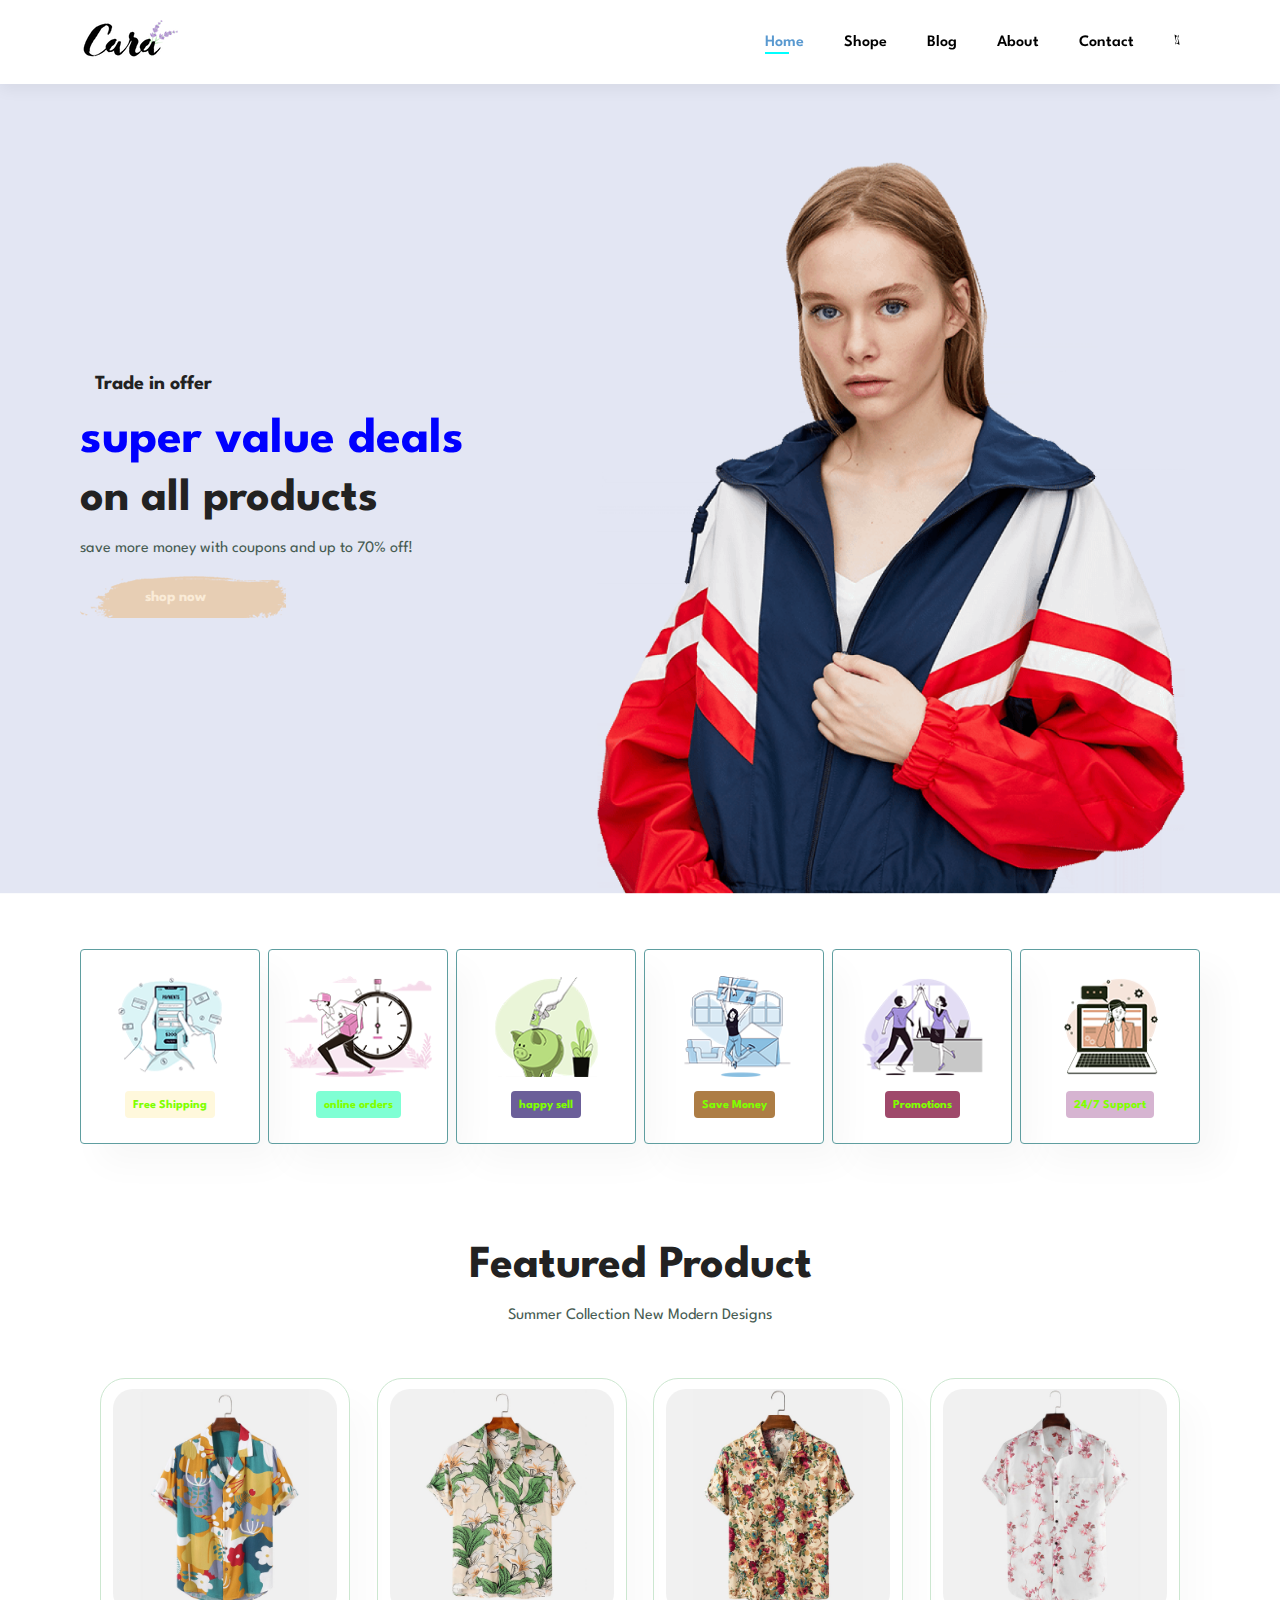
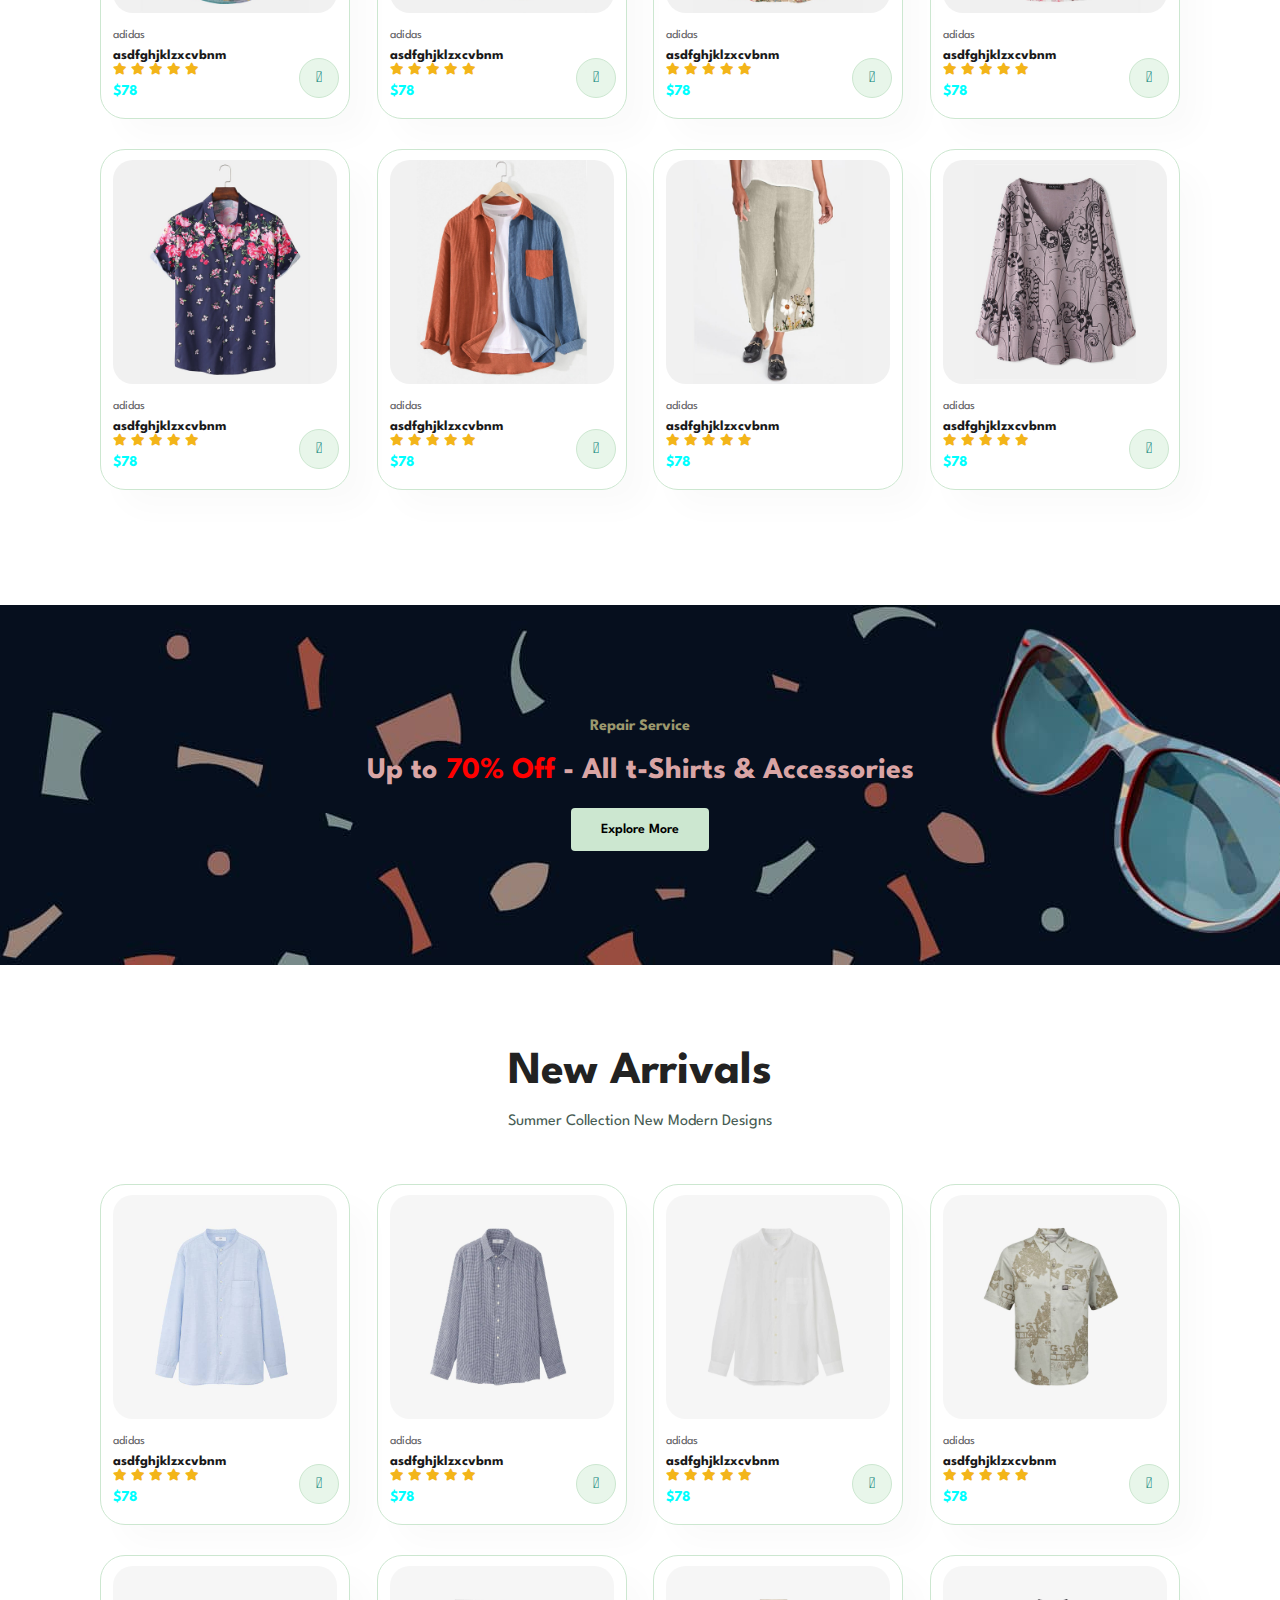
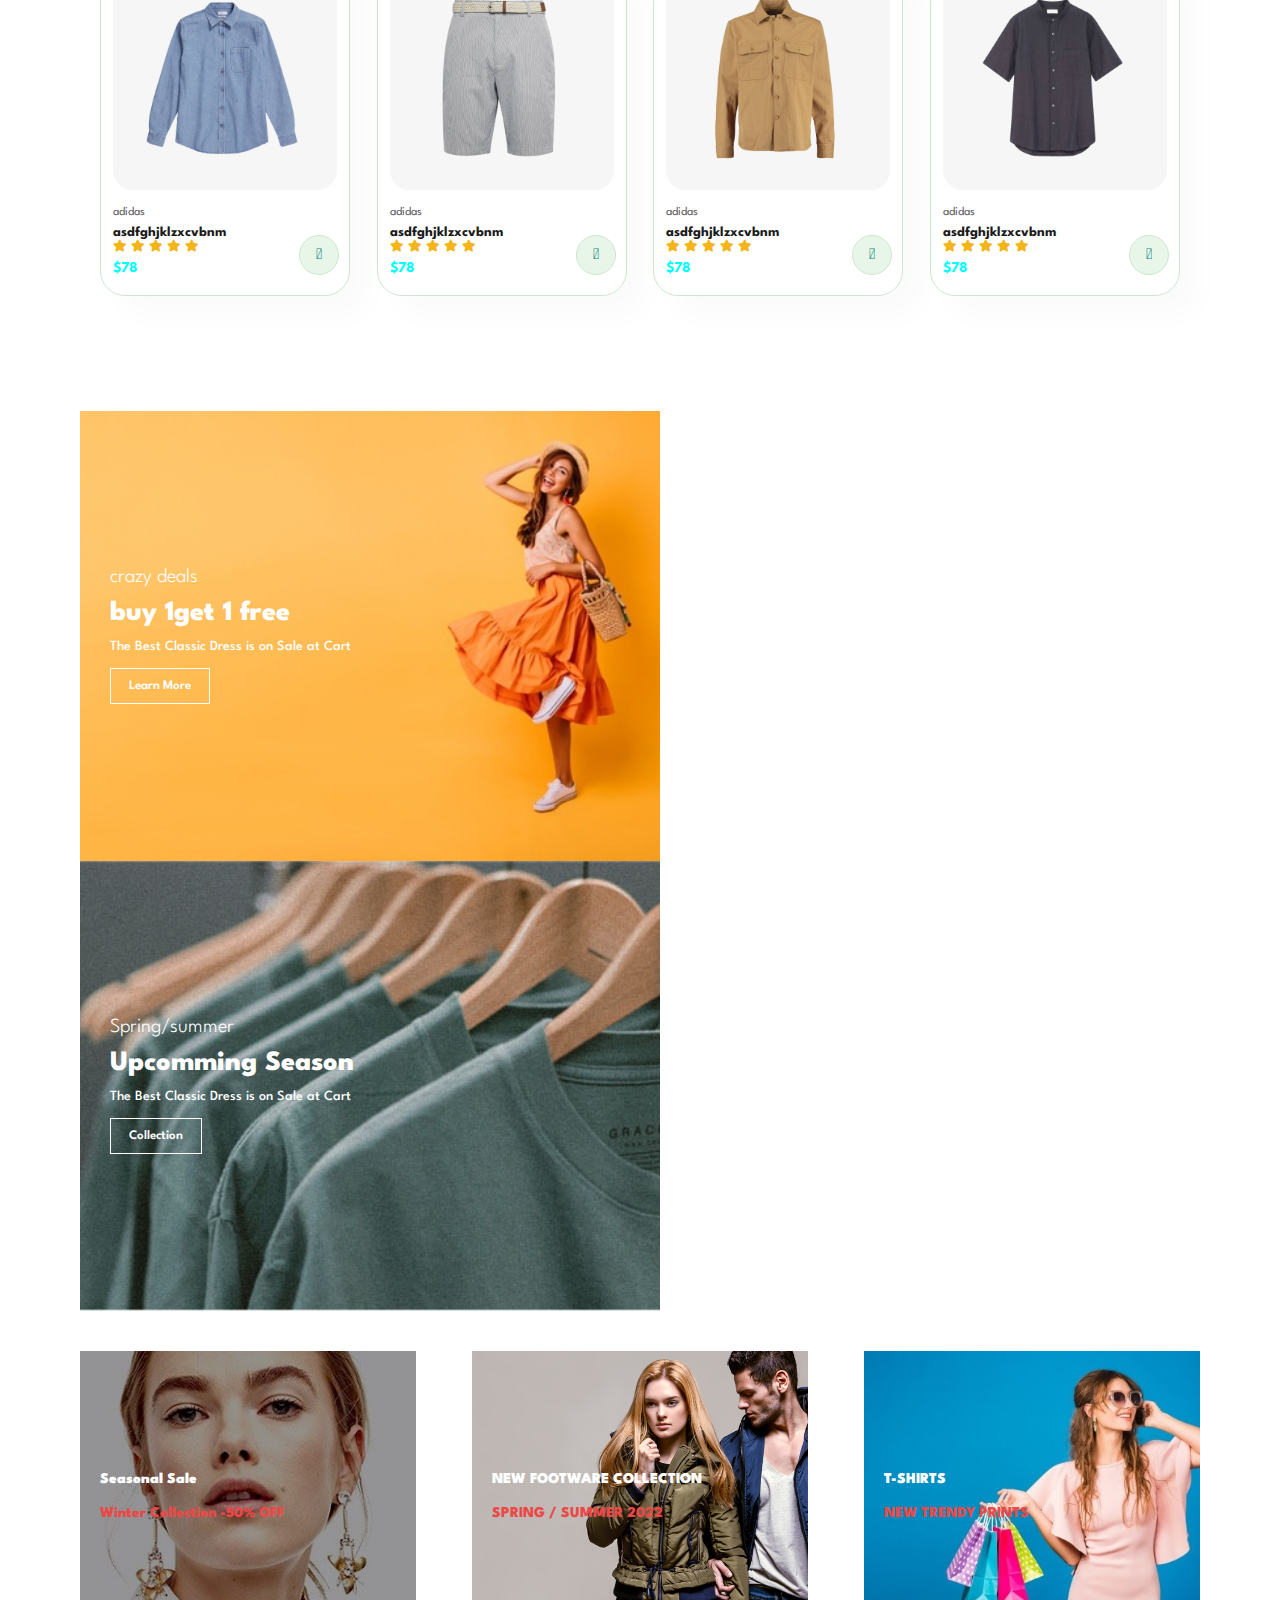
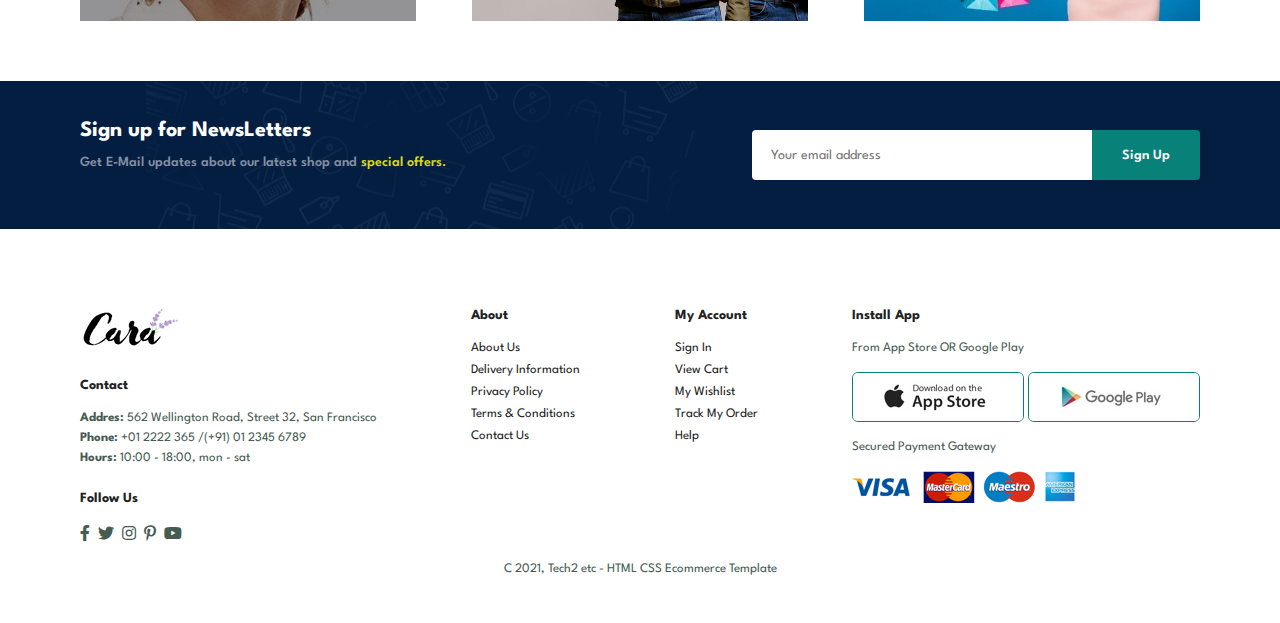
<file: index.html>
<!DOCTYPE html>
<html lang="en">
<head>
    <meta charset="UTF-8">
    <meta http-equiv="X-UA-Compatible" content="IE=edge">
    <meta name="viewport" content="width=device-width, initial-scale=1.0">
    <title>Website for shopping</title>
    <link rel="stylesheet" href="https://pro.fontawesome.com/releases/v5.10.0/css/all.css" />
    <link rel="stylesheet" href="style.css">
</head>
<body>
    <section id="header">
        <a href="#"><img src="img/logo.png" class="logo" alt=" "></a>
        <div>
            <ul id="navbar">
                <li><a class="active" href="index.html">Home</a></li>
                <li><a href="shop.html">Shope</a></li>
                <li><a href="blog.html">Blog</a></li>
                <li><a href="about.html">About</a></li>
                <li><a href="contact.html">Contact</a></li>
                <li id="lg-bag"><a href="cart.html"><i class="fal fa-shopping-cart"></i></a></li>
                <a href="#" id="close"><i class="far fa-times"></i></a>
            </ul>
        </div>
        <div id="mobile">
            <a href="cart.html"><i class="fal fa-shopping-cart"></i></a>
            <i id="bar" class="fas fa-outdent"></i>
        </div>
    </section>

    <section id="hero">
        <h4>Trade in offer</h4>
        <h1>super value deals</h1> 
        <h2>on all products</h2>
        <p>save more money with coupons and up to 70% off!</p>
        <button>shop now</button>
    </section>

    <section id="feature" class="section-p1">
        <div class="fe-box">
            <img src="img/features/f1.png" alt="">
            <h6>Free Shipping</h6>
        </div>
        <div class="fe-box">
            <img src="img/features/f2.png" alt="">
            <h6>online orders</h6>
        </div>
        <div class="fe-box">
            <img src="img/features/f3.png" alt="">
            <h6>happy sell</h6>
        </div>
        <div class="fe-box">
            <img src="img/features/f4.png" alt="">
            <h6>Save Money</h6>
        </div>
        <div class="fe-box">
            <img src="img/features/f5.png" alt="">
            <h6>Promotions</h6>
        </div>
        <div class="fe-box">
            <img src="img/features/f6.png" alt="">
            <h6>24/7 Support</h6>
        </div>
    </section>

    <section id="product1" class="section-p1">
        <h2>Featured Product</h2>
        <p> Summer Collection New Modern Designs</p>
        <div class="pro-container">
            <div class="pro">
                <img src="img/products/f1.jpg" alt="">
                <div class="des">
                    <span>adidas</span>
                    <h5>asdfghjklzxcvbnm</h5>
                    <div class="star">
                        <i class="fas fa-star"></i>
                        <i class="fas fa-star"></i>
                        <i class="fas fa-star"></i>
                        <i class="fas fa-star"></i>
                        <i class="fas fa-star"></i>
                    </div>
                    <h4>$78</h4>
                </div>
                <a href="#"><i class="fal fa-shopping-cart cart"></i></a>
            </div>
            <div class="pro">
                <img src="img/products/f2.jpg" alt="">
                <div class="des">
                    <span>adidas</span>
                    <h5>asdfghjklzxcvbnm</h5>
                    <div class="star">
                        <i class="fas fa-star"></i>
                        <i class="fas fa-star"></i>
                        <i class="fas fa-star"></i>
                        <i class="fas fa-star"></i>
                        <i class="fas fa-star"></i>
                    </div>
                    <h4>$78</h4>
                </div>
                <a href="#"><i class="fal fa-shopping-cart cart"></i></a>
            </div>
            <div class="pro">
                <img src="img/products/f3.jpg" alt="">
                <div class="des">
                    <span>adidas</span>
                    <h5>asdfghjklzxcvbnm</h5>
                    <div class="star">
                        <i class="fas fa-star"></i>
                        <i class="fas fa-star"></i>
                        <i class="fas fa-star"></i>
                        <i class="fas fa-star"></i>
                        <i class="fas fa-star"></i>
                    </div>
                    <h4>$78</h4>
                </div>
                <a href="#"><i class="fal fa-shopping-cart cart"></i></a>
            </div>
            <div class="pro">
                <img src="img/products/f4.jpg" alt="">
                <div class="des">
                    <span>adidas</span>
                    <h5>asdfghjklzxcvbnm</h5>
                    <div class="star">
                        <i class="fas fa-star"></i>
                        <i class="fas fa-star"></i>
                        <i class="fas fa-star"></i>
                        <i class="fas fa-star"></i>
                        <i class="fas fa-star"></i>
                    </div>
                    <h4>$78</h4>
                </div>
                <a href="#"><i class="fal fa-shopping-cart cart"></i></a>
            </div>
            <div class="pro">
                <img src="img/products/f5.jpg" alt="">
                <div class="des">
                    <span>adidas</span>
                    <h5>asdfghjklzxcvbnm</h5>
                    <div class="star">
                        <i class="fas fa-star"></i>
                        <i class="fas fa-star"></i>
                        <i class="fas fa-star"></i>
                        <i class="fas fa-star"></i>
                        <i class="fas fa-star"></i>
                    </div>
                    <h4>$78</h4>
                </div>
                <a href="#"><i class="fal fa-shopping-cart cart"></i></a>
            </div>
            <div class="pro">
                <img src="img/products/f6.jpg" alt="">
                <div class="des">
                    <span>adidas</span>
                    <h5>asdfghjklzxcvbnm</h5>
                    <div class="star">
                        <i class="fas fa-star"></i>
                        <i class="fas fa-star"></i>
                        <i class="fas fa-star"></i>
                        <i class="fas fa-star"></i>
                        <i class="fas fa-star"></i>
                    </div>
                    <h4>$78</h4>
                </div>
                <a href="#"><i class="fal fa-shopping-cart cart"></i></a>
            </div>
            <div class="pro">
                <img src="img/products/f7.jpg" alt="">
                <div class="des">
                    <span>adidas</span>
                    <h5>asdfghjklzxcvbnm</h5>
                    <div class="star">
                        <i class="fas fa-star"></i>
                        <i class="fas fa-star"></i>
                        <i class="fas fa-star"></i>
                        <i class="fas fa-star"></i>
                        <i class="fas fa-star"></i>
                    </div>
                    <h4>$78</h4>
                </div>
            </div>
            <div class="pro">
                    <img src="img/products/f8.jpg" alt="">
                    <div class="des">
                        <span>adidas</span>
                        <h5>asdfghjklzxcvbnm</h5>
                        <div class="star">
                            <i class="fas fa-star"></i>
                            <i class="fas fa-star"></i>
                            <i class="fas fa-star"></i>
                            <i class="fas fa-star"></i>
                            <i class="fas fa-star"></i>
                        </div>
                        <h4>$78</h4>
                    </div>
                <a href="#"><i class="fal fa-shopping-cart cart"></i></a>
            </div>
        </div>
    </section>

    <section id="banner" class="section-m1">
        <h4>Repair Service </h4>
        <h2>Up to <span>70% Off</span> - All t-Shirts & Accessories</h2>
        <button class="normal">Explore More</button>
    </section>

    <section id="product1" class="section-p1">
        <h2>New Arrivals</h2>
        <p> Summer Collection New Modern Designs</p>
        <div class="pro-container">
            <div class="pro">
                <img src="img/products/n1.jpg" alt="">
                <div class="des">
                    <span>adidas</span>
                    <h5>asdfghjklzxcvbnm</h5>
                <div class="star">
                    <i class="fas fa-star"></i>
                    <i class="fas fa-star"></i>
                    <i class="fas fa-star"></i>
                    <i class="fas fa-star"></i>
                    <i class="fas fa-star"></i>
                </div>
                <h4>$78</h4>
                </div>
                <a href="#"><i class="fal fa-shopping-cart cart"></i></a>
            </div>
                <div class="pro">
                    <img src="img/products/n2.jpg" alt="">
                    <div class="des">
                        <span>adidas</span>
                        <h5>asdfghjklzxcvbnm</h5>
                    <div class="star">
                        <i class="fas fa-star"></i>
                        <i class="fas fa-star"></i>
                        <i class="fas fa-star"></i>
                        <i class="fas fa-star"></i>
                        <i class="fas fa-star"></i>
                    </div>
                    <h4>$78</h4>
                    </div>
                    <a href="#"><i class="fal fa-shopping-cart cart"></i></a>
                </div>
                    <div class="pro">
                        <img src="img/products/n3.jpg" alt="">
                        <div class="des">
                            <span>adidas</span>
                            <h5>asdfghjklzxcvbnm</h5>
                        <div class="star">
                            <i class="fas fa-star"></i>
                            <i class="fas fa-star"></i>
                            <i class="fas fa-star"></i>
                            <i class="fas fa-star"></i>
                            <i class="fas fa-star"></i>
                        </div>
                        <h4>$78</h4>
                        </div>
                        <a href="#"><i class="fal fa-shopping-cart cart"></i></a>
                    </div>
                        <div class="pro">
                            <img src="img/products/n4.jpg" alt="">
                            <div class="des">
                                <span>adidas</span>
                                <h5>asdfghjklzxcvbnm</h5>
                            <div class="star">
                                <i class="fas fa-star"></i>
                                <i class="fas fa-star"></i>
                                <i class="fas fa-star"></i>
                                <i class="fas fa-star"></i>
                                <i class="fas fa-star"></i>
                            </div>
                            <h4>$78</h4>
                            </div>
                            <a href="#"><i class="fal fa-shopping-cart cart"></i></a>
                        </div>
                            <div class="pro">
                                <img src="img/products/n5.jpg" alt="">
                                <div class="des">
                                    <span>adidas</span>
                                    <h5>asdfghjklzxcvbnm</h5>
                                <div class="star">
                                    <i class="fas fa-star"></i>
                                    <i class="fas fa-star"></i>
                                    <i class="fas fa-star"></i>
                                    <i class="fas fa-star"></i>
                                    <i class="fas fa-star"></i>
                                </div>
                                <h4>$78</h4>
                                </div>
                                <a href="#"><i class="fal fa-shopping-cart cart"></i></a>
                            </div>
                                <div class="pro">
                                    <img src="img/products/n6.jpg" alt="">
                                    <div class="des">
                                        <span>adidas</span>
                                        <h5>asdfghjklzxcvbnm</h5>
                                    <div class="star">
                                        <i class="fas fa-star"></i>
                                        <i class="fas fa-star"></i>
                                        <i class="fas fa-star"></i>
                                        <i class="fas fa-star"></i>
                                        <i class="fas fa-star"></i>
                                    </div>
                                    <h4>$78</h4>
                                    </div>
                                    <a href="#"><i class="fal fa-shopping-cart cart"></i></a>
                                </div>
                                    <div class="pro">
                                        <img src="img/products/n7.jpg" alt="">
                                        <div class="des">
                                            <span>adidas</span>
                                            <h5>asdfghjklzxcvbnm</h5>
                                        <div class="star">
                                            <i class="fas fa-star"></i>
                                            <i class="fas fa-star"></i>
                                            <i class="fas fa-star"></i>
                                            <i class="fas fa-star"></i>
                                            <i class="fas fa-star"></i>
                                        </div>
                                        <h4>$78</h4>
                                        </div>
                                        <a href="#"><i class="fal fa-shopping-cart cart"></i></a>
                                    </div>
                                        <div class="pro">
                                            <img src="img\products\n8.jpg" alt="">
                                            <div class="des">
                                                <span>adidas</span>
                                                <h5>asdfghjklzxcvbnm</h5>
                                            <div class="star">
                                                <i class="fas fa-star"></i>
                                                <i class="fas fa-star"></i>
                                                <i class="fas fa-star"></i>
                                                <i class="fas fa-star"></i>
                                                <i class="fas fa-star"></i>
                                            </div>
                                            <h4>$78</h4>
                                            </div>
                                            <a href="#"><i class="fal fa-shopping-cart cart"></i></a>
                                        </div>
        </div>
    </section>

    <section id="sm-banner" class="section-p1">
        <div class="banner-box">
            <h4>crazy deals</h4>
            <h2>buy 1get 1 free</h2>
            <span>The Best Classic Dress is on Sale at Cart</span>
            <button class="white">Learn More</button>
        </div>
        <div class="banner-box banner-box2">
            <h4>Spring/summer</h4>
            <h2>Upcomming Season</h2>
            <span>The Best Classic Dress is on Sale at Cart</span>
            <button class="white">Collection</button>
        </div>

    </section>

    <section id="banner3">
        <div class="banner-box">
            <h2>Seasonal Sale</h2>
            <h3>Winter Collection -50% OFF</h3>
        </div>
        <div class="banner-box banner-box2">
            <h2>NEW FOOTWARE COLLECTION</h2>
            <h3>SPRING / SUMMER 2022</h3>
        </div>
        <div class="banner-box banner-box3">
            <h2>T-SHIRTS</h2>
            <h3>NEW TRENDY PRINTS</h3>
        </div>
    </section>

    <section id="newsletter" class="section-p1 section-m1">
        <div id="newstext">
            <h4>Sign up for NewsLetters</h4>
            <p>Get E-Mail updates about our latest shop and <span>special offers.</span></p>
        </div>
        <div class="form">
            <input type="text" placeholder="Your email address">
            <button class="normal">Sign Up</button>
        </div>
    </section>

    
    <footer class="section-p1">
        <div class="col">
            <img class="logo" src="img/logo.png" alt="">
            <h4>Contact</h4>
            <p><strong>Addres:</strong> 562 Wellington Road, Street 32, San Francisco</p>
            <p><strong>Phone:</strong> +01 2222 365 /(+91) 01 2345 6789</p>
            <p><strong>Hours:</strong> 10:00 - 18:00, mon - sat</p>

            <div class="follow">
                <h4>Follow Us</h4>
                <div class="icon">
                    <i class="fab fa-facebook-f"></i>
                    <i class="fab fa-twitter"></i>
                    <i class="fab fa-instagram"></i>
                    <i class="fab fa-pinterest-p"></i>
                    <i class="fab fa-youtube"></i>
                </div>
            </div>
        </div>

        <div class="col">
            <h4>About</h4>
            <a href="#">About Us</a>
            <a href="#">Delivery Information</a>
            <a href="#">Privacy Policy</a>
            <a href="#">Terms & Conditions</a>
            <a href="#">Contact Us</a>
        </div>

        <div class="col">
            <h4>My Account</h4>
            <a href="#">Sign In</a>
            <a href="#">View Cart</a>
            <a href="#">My Wishlist</a>
            <a href="#">Track My Order</a>
            <a href="#">Help</a>
        </div>

        <div class="col install">
            <h4>Install App</h4>
            <p>From App Store OR Google Play</p>
            <div class="row">
                <img src="img/pay/app.jpg" alt="">
                <img src="img/pay/play.jpg" alt="">
            </div>
            <p>Secured Payment Gateway</p>
            <img src="img/pay/pay.png" alt="">
        </div>

        <div class="copyright">
            <p>C 2021, Tech2 etc - HTML CSS Ecommerce Template</p>
        </div>
    </footer>

    <script src="script.js"></script>
</body>
</html>
</file>
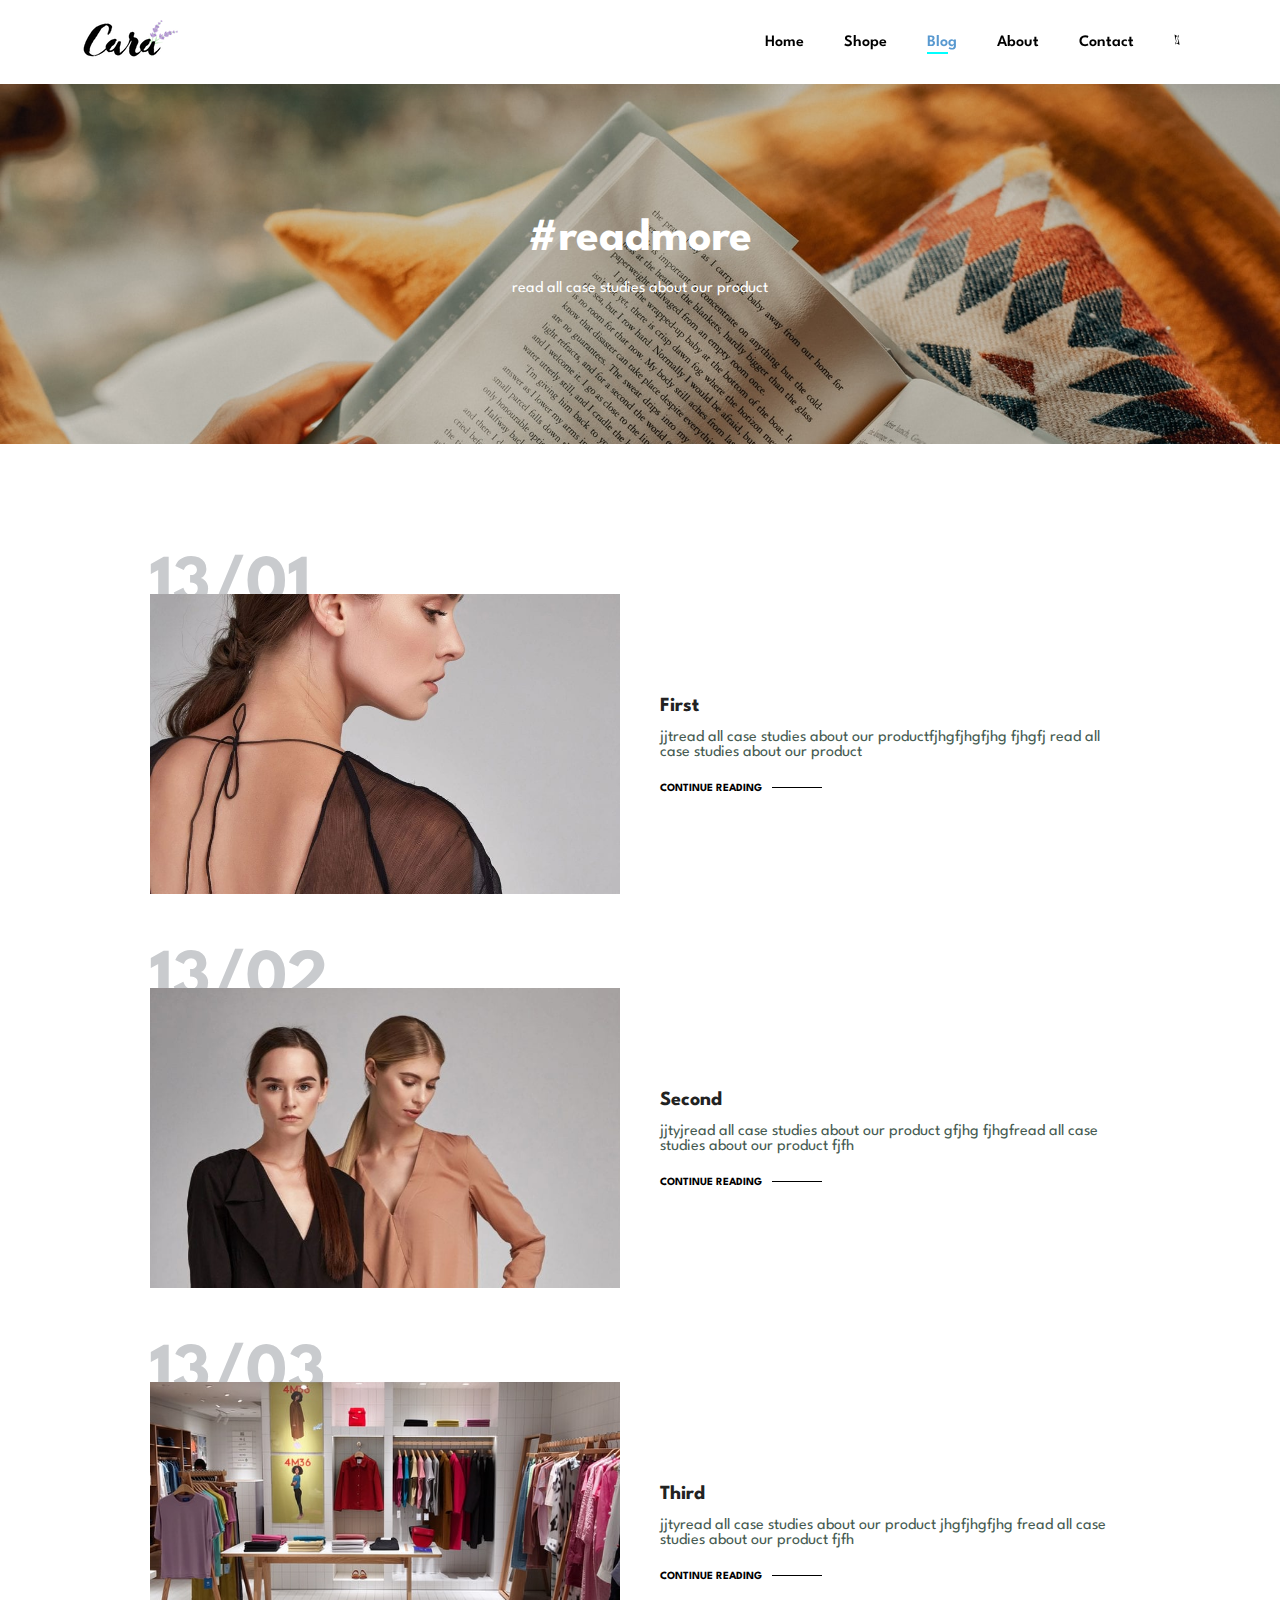
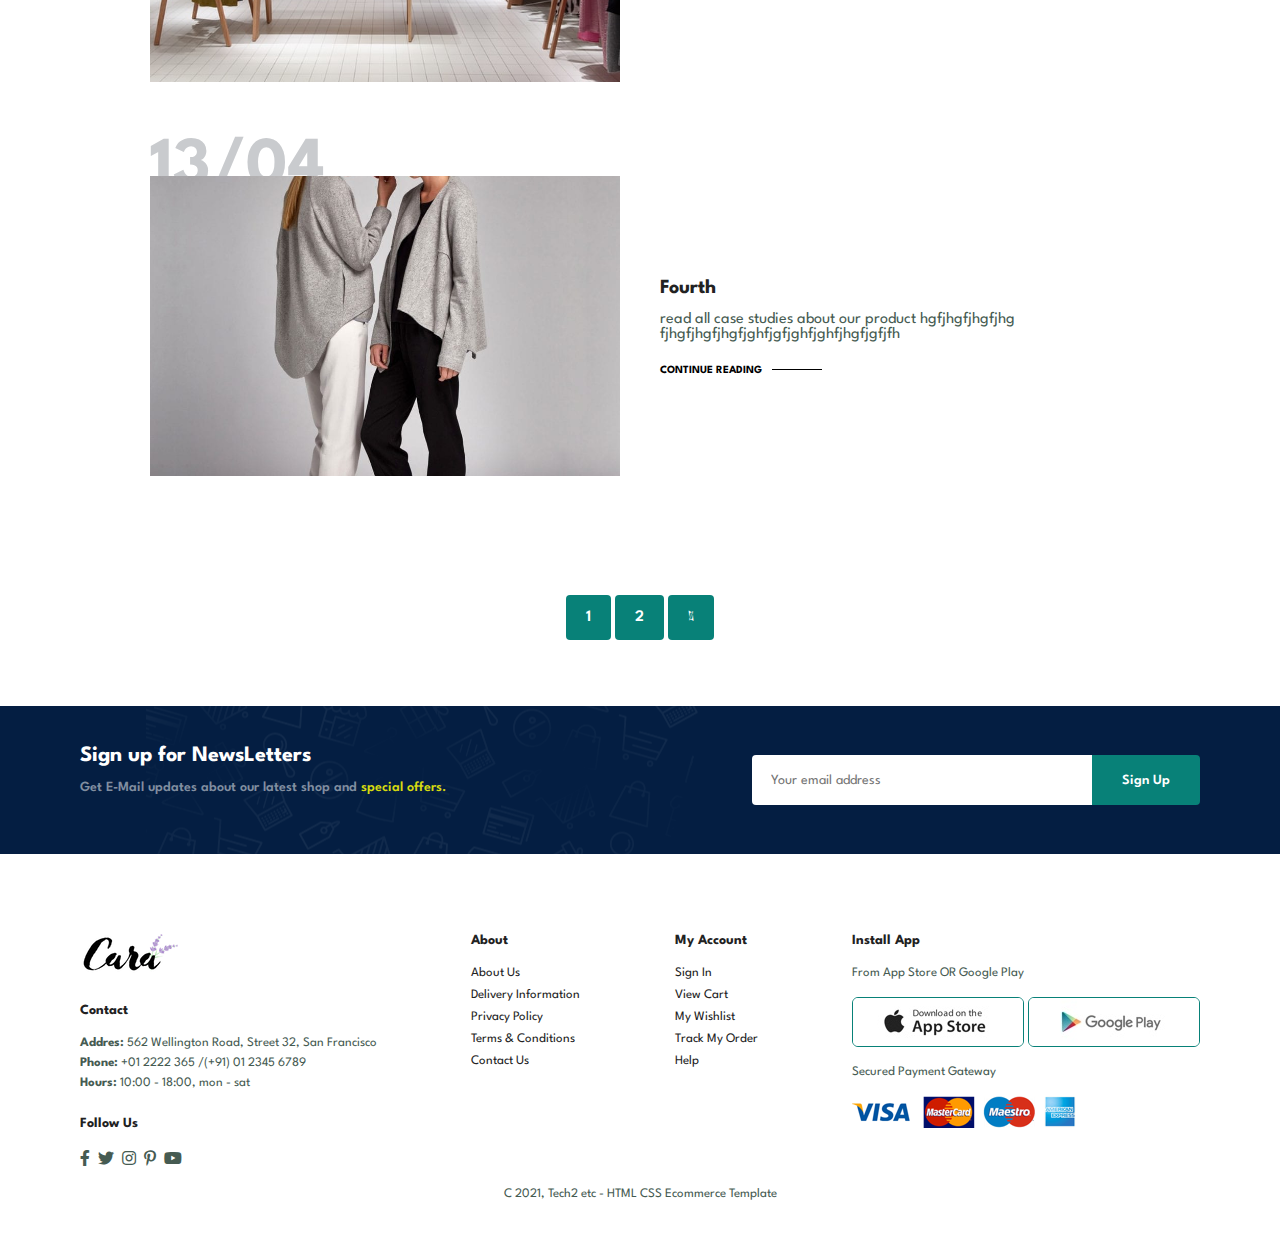
<file: blog.html>
<!DOCTYPE html>
<html lang="en">
<head>
    <meta charset="UTF-8">
    <meta http-equiv="X-UA-Compatible" content="IE=edge">
    <meta name="viewport" content="width=device-width, initial-scale=1.0">
    <title>Website for shopping</title>
    <link rel="stylesheet" href="https://pro.fontawesome.com/releases/v5.10.0/css/all.css" />
    <link rel="stylesheet" href="style.css">
</head>
<body>
    <section id="header">
        <a href="#"><img src="img/logo.png" class="logo" alt=" "></a>
        <div>
            <ul id="navbar">
                <li><a href="index.html">Home</a></li>
                <li><a href="shop.html">Shope</a></li>
                <li><a class="active" href="blog.html">Blog</a></li>
                <li><a href="about.html">About</a></li>
                <li><a href="contact.html">Contact</a></li>
                <li id="lg-bag"><a href="cart.html"><i class="fal fa-shopping-cart"></i></a></li>
                <a href="#" id="close"><i class="far fa-times"></i></a>
            </ul>
        </div>
        <div id="mobile">
            <a href="cart.html"><i class="fal fa-shopping-cart"></i></a>
            <i id="bar" class="fas fa-outdent"></i>
        </div>
    </section>

    <section id="page-header" class="blog-header">
        <h2>#readmore</h2>
        <p>read all case studies about our product</p>
    </section>

    <section id="blog">
        <div class="blog-box">
            <div class="blog-img">
                <img src="img/blog/b1.jpg" alt="">
            </div>
            <div class="blog-details">
                <h4>First</h4>
                <p>jjtread all case studies about our productfjhgfjhgfjhg
                    fjhgfj read all case studies about our product</p>
                <a href="#">CONTINUE READING</a>
            </div>
            <h1>13/01</h1>
        </div>
        <div class="blog-box">
            <div class="blog-img">
                <img src="img/blog/b2.jpg" alt="">
            </div>
            <div class="blog-details">
                <h4>Second</h4>
                <p>jjtyjread all case studies about our product gfjhg
                    fjhgfread all case studies about our product fjfh</p>
                <a href="#">CONTINUE READING</a>
            </div>
            <h1>13/02</h1>
        </div>
        <div class="blog-box">
            <div class="blog-img">
                <img src="img/blog/b3.jpg" alt="">
            </div>
            <div class="blog-details">
                <h4>Third</h4>
                <p>jjtyread all case studies about our product jhgfjhgfjhg
                    fread all case studies about our product fjfh</p>
                <a href="#">CONTINUE READING</a>
            </div>
            <h1>13/03</h1>
        </div>
        <div class="blog-box">
            <div class="blog-img">
                <img src="img/blog/b4.jpg" alt="">
            </div>
            <div class="blog-details">
                <h4>Fourth</h4>
                <p>read all case studies about our product hgfjhgfjhgfjhg
                    fjhgfjhgfjhgfjghfjgfjghfjghfjhgfjgfjfh</p>
                <a href="#">CONTINUE READING</a>
            </div>
            <h1>13/04</h1>
        </div>
    </section>

    <section id="pagination" class="section-p1">
        <a href="#">1</a>
        <a href="#">2</a>
        <a href="#"><i class="fal fa-long-arrow-alt-right"></i></a>
    </section>

    <section id="newsletter" class="section-p1 section-m1">
        <div id="newstext">
            <h4>Sign up for NewsLetters</h4>
            <p>Get E-Mail updates about our latest shop and <span>special offers.</span></p>
        </div>
        <div class="form">
            <input type="text" placeholder="Your email address">
            <button class="normal">Sign Up</button>
        </div>
    </section>

    <footer class="section-p1">
        <div class="col">
            <img class="logo" src="img/logo.png" alt="">
            <h4>Contact</h4>
            <p><strong>Addres:</strong> 562 Wellington Road, Street 32, San Francisco</p>
            <p><strong>Phone:</strong> +01 2222 365 /(+91) 01 2345 6789</p>
            <p><strong>Hours:</strong> 10:00 - 18:00, mon - sat</p>

            <div class="follow">
                <h4>Follow Us</h4>
                <div class="icon">
                    <i class="fab fa-facebook-f"></i>
                    <i class="fab fa-twitter"></i>
                    <i class="fab fa-instagram"></i>
                    <i class="fab fa-pinterest-p"></i>
                    <i class="fab fa-youtube"></i>
                </div>
            </div>
        </div>

        <div class="col">
            <h4>About</h4>
            <a href="#">About Us</a>
            <a href="#">Delivery Information</a>
            <a href="#">Privacy Policy</a>
            <a href="#">Terms & Conditions</a>
            <a href="#">Contact Us</a>
        </div>

        <div class="col">
            <h4>My Account</h4>
            <a href="#">Sign In</a>
            <a href="#">View Cart</a>
            <a href="#">My Wishlist</a>
            <a href="#">Track My Order</a>
            <a href="#">Help</a>
        </div>

        <div class="col install">
            <h4>Install App</h4>
            <p>From App Store OR Google Play</p>
            <div class="row">
                <img src="img/pay/app.jpg" alt="">
                <img src="img/pay/play.jpg" alt="">
            </div>
            <p>Secured Payment Gateway</p>
            <img src="img/pay/pay.png" alt="">
        </div>

        <div class="copyright">
            <p>C 2021, Tech2 etc - HTML CSS Ecommerce Template</p>
        </div>
    </footer>

    <script src="script.js"></script>
</body>
</html>
</file>
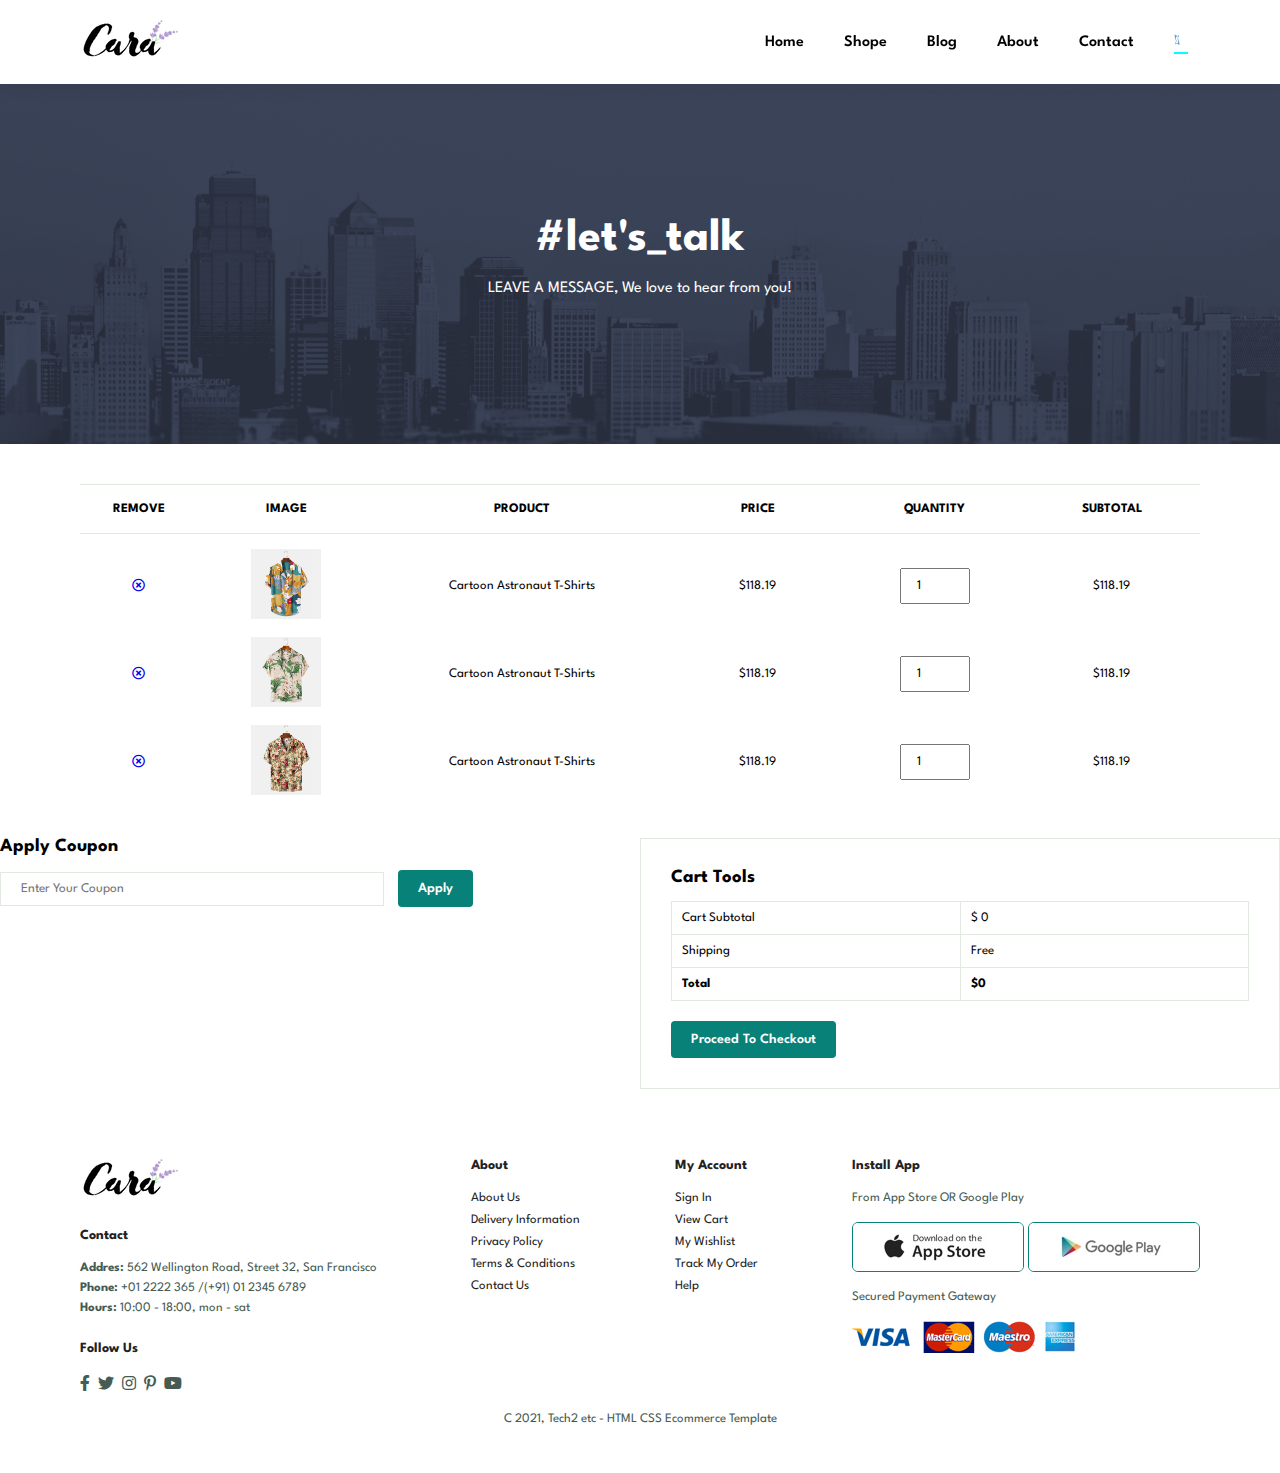
<file: cart.html>
<!DOCTYPE html>
<html lang="en">
<head>
    <meta charset="UTF-8">
    <meta http-equiv="X-UA-Compatible" content="IE=edge">
    <meta name="viewport" content="width=device-width, initial-scale=1.0">
    <title>Website for shopping</title>
    <link rel="stylesheet" href="https://pro.fontawesome.com/releases/v5.10.0/css/all.css" />
    <link rel="stylesheet" href="style.css">
</head>
<body>
    <section id="header">
        <a href="#"><img src="img/logo.png" class="logo" alt=" "></a>
        <div>
            <ul id="navbar">
                <li><a href="index.html">Home</a></li>
                <li><a href="shop.html">Shope</a></li>
                <li><a href="blog.html">Blog</a></li>
                <li><a href="about.html">About</a></li>
                <li><a href="contact.html">Contact</a></li>
                <li id="lg-bag"><a  class="active" href="cart.html"><i class="fal fa-shopping-cart"></i></a></li>
                <a href="#" id="close"><i class="far fa-times"></i></a>
            </ul>
        </div>
        <div id="mobile">
            <a href="cart.html"><i class="fal fa-shopping-cart"></i></a>
            <i id="bar" class="fas fa-outdent"></i>
        </div>
    </section>

    <section id="page-header" class="about-header">
        <h2>#let's_talk</h2>
        <p>LEAVE A MESSAGE, We love to hear from you!</p>
    </section>

    <section id="cart" class="section-p1">
        <table width="100%">
            <thead>
                <tr>
                    <td>Remove</td>
                    <td>Image</td>
                    <td>Product</td>
                    <td>Price</td>
                    <td>Quantity</td>
                    <td>Subtotal</td>
                </tr>
            </thead>
            <tbody>
                <tr>
                    <td><a href="#"><i class="far fa-times-circle"></i></a></td>
                    <td><img src="img/products/f1.jpg" alt=""></td>
                    <td>Cartoon Astronaut T-Shirts</td>
                    <td>$118.19</td>
                    <td><input type="number" value="1"></td>
                    <td>$118.19</td>
                </tr>
                <tr>
                    <td><a href="#"><i class="far fa-times-circle"></i></a></td>
                    <td><img src="img/products/f2.jpg" alt=""></td>
                    <td>Cartoon Astronaut T-Shirts</td>
                    <td>$118.19</td>
                    <td><input type="number" value="1"></td>
                    <td>$118.19</td>
                </tr>
                <tr>
                    <td><a href="#"><i class="far fa-times-circle"></i></a></td>
                    <td><img src="img/products/f3.jpg" alt=""></td>
                    <td>Cartoon Astronaut T-Shirts</td>
                    <td>$118.19</td>
                    <td><input type="number" value="1"></td>
                    <td>$118.19</td>
                </tr>
            </tbody>
        </table>
    </section>

    <section id="cart-add" class="ection-p1">
        <div id="coupon">
            <h3>Apply Coupon</h3>
            <div>
                <input type="text" placeholder="Enter Your Coupon">
                <button class="normal">Apply</button>
            </div>
        </div>

        <div id="subtotal">
            <h3>Cart Tools</h3>
            <table>
                <tr>
                    <td>Cart Subtotal</td>
                    <td id="total">$ 0</td>
                </tr>
                <tr>
                    <td>Shipping</td>
                    <td>Free</td>
                </tr>
                <tr>
                    <td><strong>Total</strong></td>
                    <td id="total2"><strong>$0</strong></td>
                </tr>
            </table>
            <button class="normal">Proceed To Checkout</button>
        </div>
    </section>

    <footer class="section-p1">
        <div class="col">
            <img class="logo" src="img/logo.png" alt="">
            <h4>Contact</h4>
            <p><strong>Addres:</strong> 562 Wellington Road, Street 32, San Francisco</p>
            <p><strong>Phone:</strong> +01 2222 365 /(+91) 01 2345 6789</p>
            <p><strong>Hours:</strong> 10:00 - 18:00, mon - sat</p>

            <div class="follow">
                <h4>Follow Us</h4>
                <div class="icon">
                    <i class="fab fa-facebook-f"></i>
                    <i class="fab fa-twitter"></i>
                    <i class="fab fa-instagram"></i>
                    <i class="fab fa-pinterest-p"></i>
                    <i class="fab fa-youtube"></i>
                </div>
            </div>
        </div>

        <div class="col">
            <h4>About</h4>
            <a href="#">About Us</a>
            <a href="#">Delivery Information</a>
            <a href="#">Privacy Policy</a>
            <a href="#">Terms & Conditions</a>
            <a href="#">Contact Us</a>
        </div>

        <div class="col">
            <h4>My Account</h4>
            <a href="#">Sign In</a>
            <a href="#">View Cart</a>
            <a href="#">My Wishlist</a>
            <a href="#">Track My Order</a>
            <a href="#">Help</a>
        </div>

        <div class="col install">
            <h4>Install App</h4>
            <p>From App Store OR Google Play</p>
            <div class="row">
                <img src="img/pay/app.jpg" alt="">
                <img src="img/pay/play.jpg" alt="">
            </div>
            <p>Secured Payment Gateway</p>
            <img src="img/pay/pay.png" alt="">
        </div>

        <div class="copyright">
            <p>C 2021, Tech2 etc - HTML CSS Ecommerce Template</p>
        </div>
    </footer>

    <script src="script.js"></script>
</body>
</html>
</file>
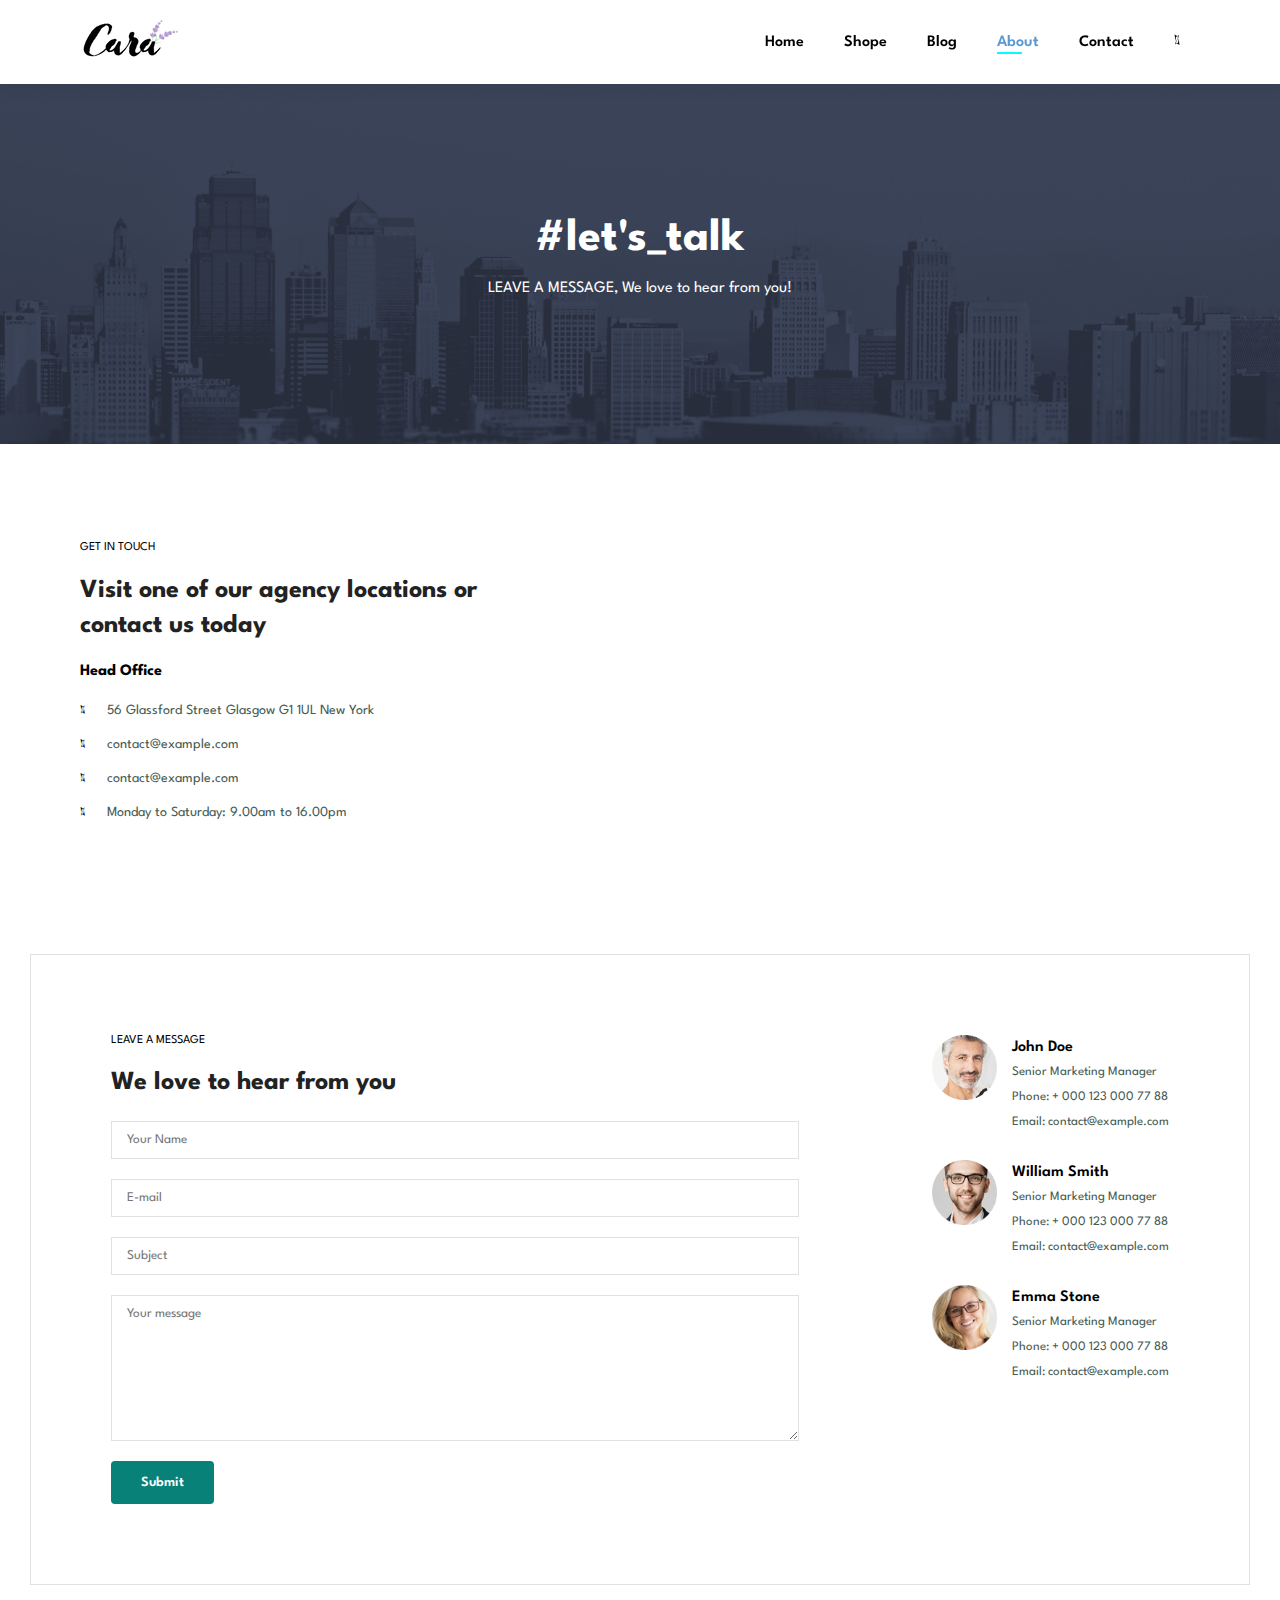
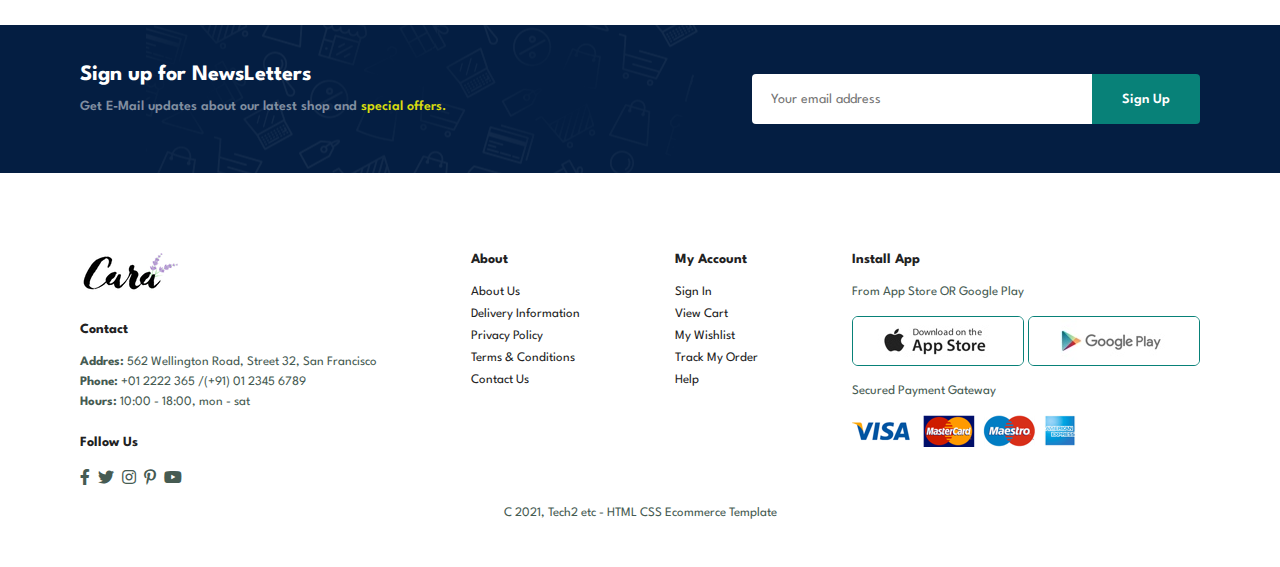
<file: contact.html>
<!DOCTYPE html>
<html lang="en">
<head>
    <meta charset="UTF-8">
    <meta http-equiv="X-UA-Compatible" content="IE=edge">
    <meta name="viewport" content="width=device-width, initial-scale=1.0">
    <title>Website for shopping</title>
    <link rel="stylesheet" href="https://pro.fontawesome.com/releases/v5.10.0/css/all.css" />
    <link rel="stylesheet" href="style.css">
</head>
<body>
    <section id="header">
        <a href="#"><img src="img/logo.png" class="logo" alt=" "></a>
        <div>
            <ul id="navbar">
                <li><a href="index.html">Home</a></li>
                <li><a href="shop.html">Shope</a></li>
                <li><a href="blog.html">Blog</a></li>
                <li><a class="active" href="about.html">About</a></li>
                <li><a href="contact.html">Contact</a></li>
                <li id="lg-bag"><a href="cart.html"><i class="fal fa-shopping-cart"></i></a></li>
                <a href="#" id="close"><i class="far fa-times"></i></a>
            </ul>
        </div>
        <div id="mobile">
            <a href="cart.html"><i class="fal fa-shopping-cart"></i></a>
            <i id="bar" class="fas fa-outdent"></i>
        </div>
    </section>

    <section id="page-header" class="about-header">
        <h2>#let's_talk</h2>
        <p>LEAVE A MESSAGE, We love to hear from you!</p>
    </section>

    <section id="contact-details" class="section-p1">
        <div class="details">
            <span>GET IN TOUCH</span>
            <h2>Visit one of our agency locations 
                or contact us today</h2>
            <h3>Head Office</h3>
            <div>
                <li>
                    <i class="fal fa-map"></i>
                    <p>56 Glassford Street Glasgow G1 1UL New York</p>
                </li>
                <li>
                    <i class="fal fa-envelope"></i>
                    <p>contact@example.com</p>
                </li>
                <li>
                    <i class="fal fa-phone"></i>
                    <p>contact@example.com</p>
                </li>
                <li>
                    <i class="fal fa-clock"></i>
                    <p>Monday to Saturday: 9.00am to 16.00pm</p>
                </li>
            </div>
        </div>

        <div class="map"><iframe src="https://www.google.com/maps/embed?pb=!1m18!1m12!1m3!1d15200.89534071657!2d83.29934298992156!3d17.734089396084386!2m3!1f0!2f0!3f0!3m2!1i1024!2i768!4f13.1!3m3!1m2!1s0x3a3943489108d207%3A0xc5c280024dd34818!2sCMR%20Central%20Mall!5e0!3m2!1sen!2sin!4v1736228485240!5m2!1sen!2sin" width="600" height="450" style="border:0;" allowfullscreen="" loading="lazy" referrerpolicy="no-referrer-when-downgrade"></iframe></div>
    </section>

    <section id="form-details">
        <form action="">
            <span>LEAVE A MESSAGE</span>
            <h2>We love to hear from you</h2>
            <input type="text" placeholder="Your Name">
            <input type="text" placeholder="E-mail">
            <input type="text" placeholder="Subject">
            <textarea name="" id="" cols="30" rows="10" placeholder="Your message"></textarea>
            <button class="normal">Submit</button>
        </form>
        <div class="people">
            <div>
                <img src="img/people/1.png" alt="">
                <p><span>John Doe</span> Senior Marketing Manager <br> Phone: + 000 123 000 77 88 <br> Email: contact@example.com</p>
            </div>
            <div>
                <img src="img/people/2.png" alt="">
                <p><span>William Smith</span> Senior Marketing Manager <br> Phone: + 000 123 000 77 88 <br> Email: contact@example.com</p>
            </div>
            <div>
                <img src="img/people/3.png" alt="">
                <p><span>Emma Stone</span> Senior Marketing Manager <br> Phone: + 000 123 000 77 88 <br> Email: contact@example.com</p>
            </div>
        </div>
    </section>

    <section id="newsletter" class="section-p1 section-m1">
        <div id="newstext">
            <h4>Sign up for NewsLetters</h4>
            <p>Get E-Mail updates about our latest shop and <span>special offers.</span></p>
        </div>
        <div class="form">
            <input type="text" placeholder="Your email address">
            <button class="normal">Sign Up</button>
        </div>
    </section>

    <footer class="section-p1">
        <div class="col">
            <img class="logo" src="img/logo.png" alt="">
            <h4>Contact</h4>
            <p><strong>Addres:</strong> 562 Wellington Road, Street 32, San Francisco</p>
            <p><strong>Phone:</strong> +01 2222 365 /(+91) 01 2345 6789</p>
            <p><strong>Hours:</strong> 10:00 - 18:00, mon - sat</p>

            <div class="follow">
                <h4>Follow Us</h4>
                <div class="icon">
                    <i class="fab fa-facebook-f"></i>
                    <i class="fab fa-twitter"></i>
                    <i class="fab fa-instagram"></i>
                    <i class="fab fa-pinterest-p"></i>
                    <i class="fab fa-youtube"></i>
                </div>
            </div>
        </div>

        <div class="col">
            <h4>About</h4>
            <a href="#">About Us</a>
            <a href="#">Delivery Information</a>
            <a href="#">Privacy Policy</a>
            <a href="#">Terms & Conditions</a>
            <a href="#">Contact Us</a>
        </div>

        <div class="col">
            <h4>My Account</h4>
            <a href="#">Sign In</a>
            <a href="#">View Cart</a>
            <a href="#">My Wishlist</a>
            <a href="#">Track My Order</a>
            <a href="#">Help</a>
        </div>

        <div class="col install">
            <h4>Install App</h4>
            <p>From App Store OR Google Play</p>
            <div class="row">
                <img src="img/pay/app.jpg" alt="">
                <img src="img/pay/play.jpg" alt="">
            </div>
            <p>Secured Payment Gateway</p>
            <img src="img/pay/pay.png" alt="">
        </div>

        <div class="copyright">
            <p>C 2021, Tech2 etc - HTML CSS Ecommerce Template</p>
        </div>
    </footer>

    <script src="script.js"></script>
</body>
</html>
</file>
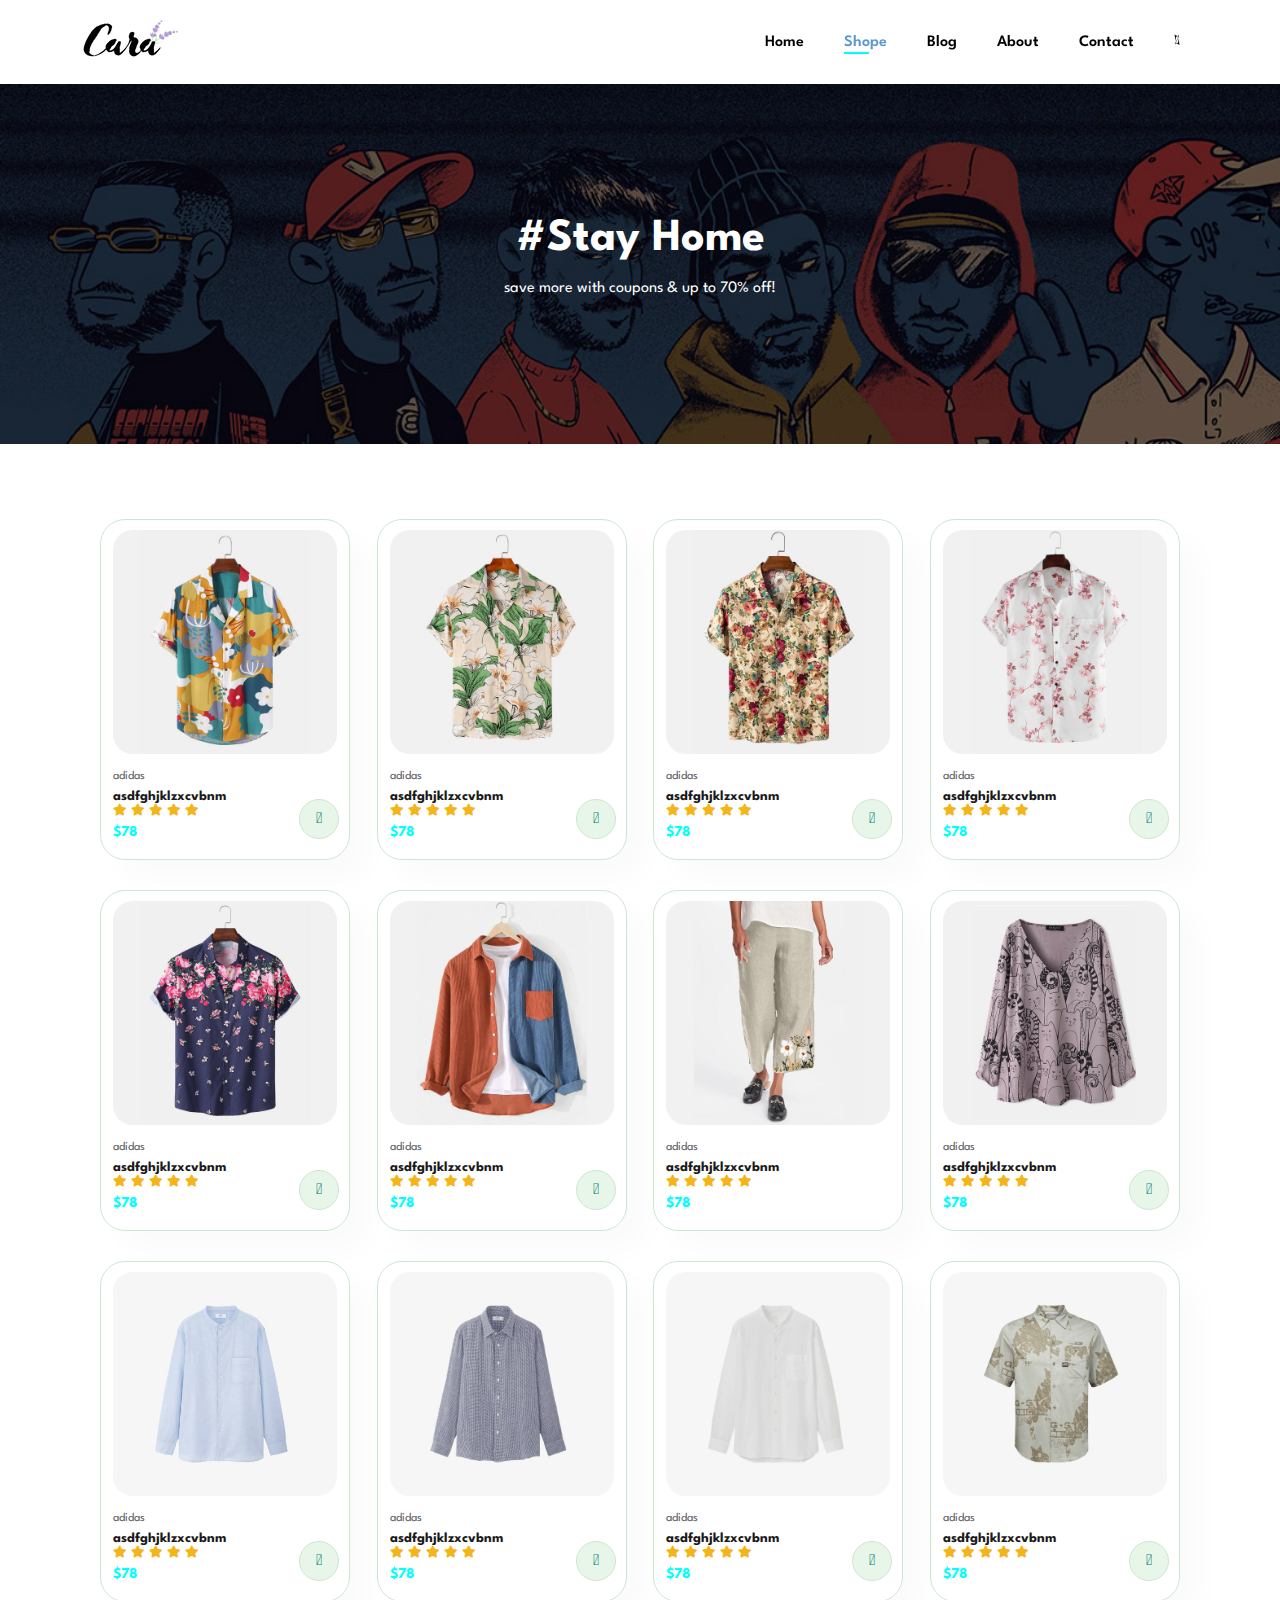
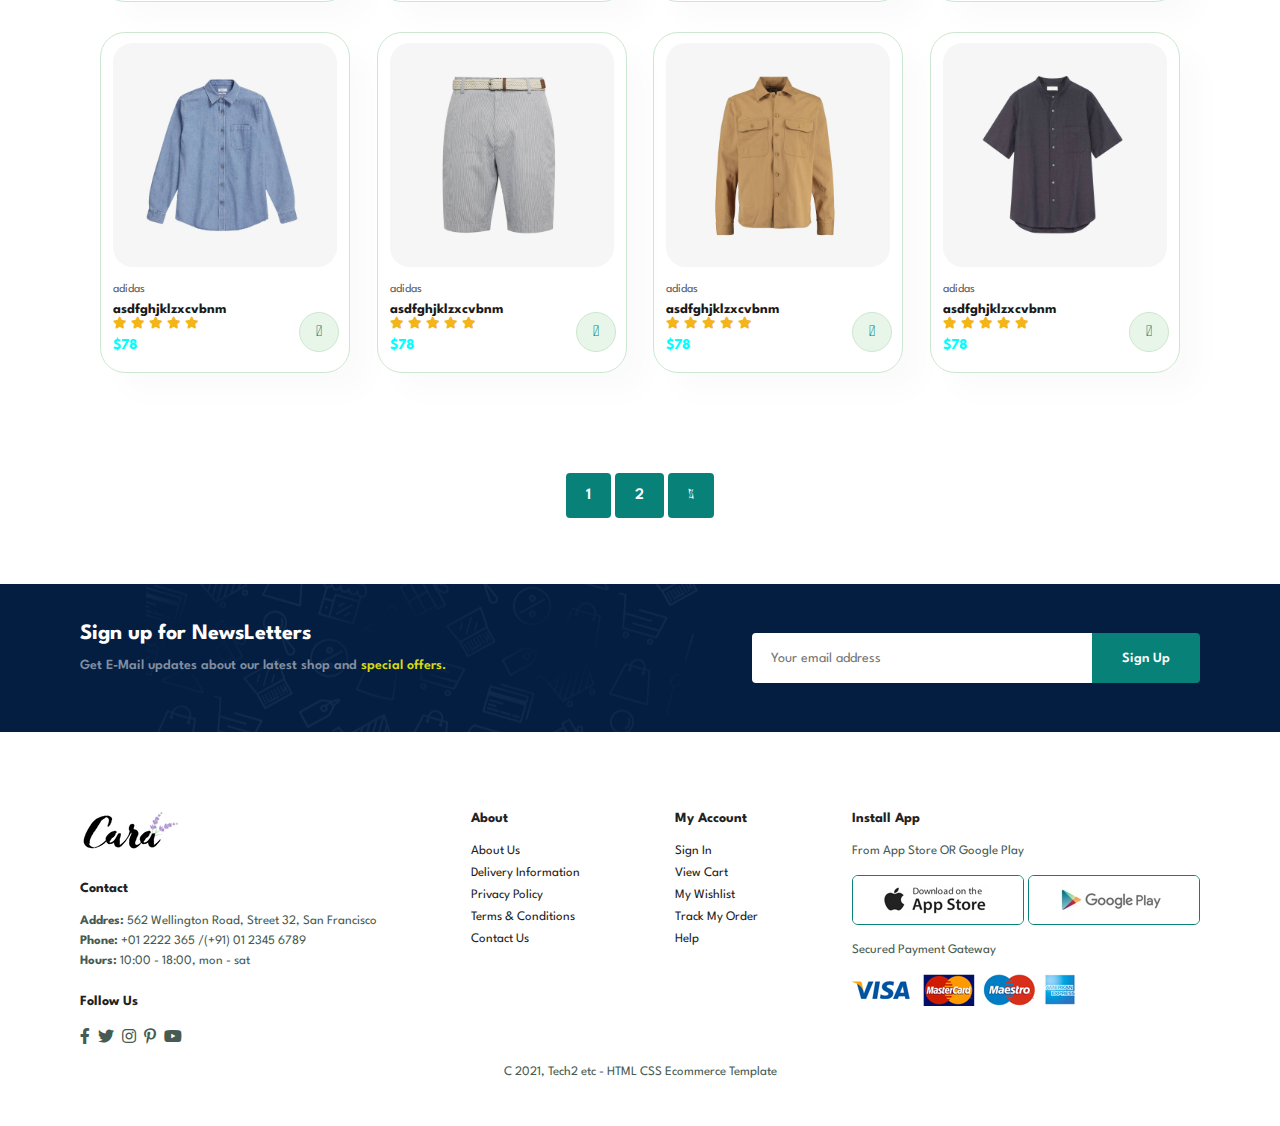
<file: shop.html>
<!DOCTYPE html>
<html lang="en">
<head>
    <meta charset="UTF-8">
    <meta http-equiv="X-UA-Compatible" content="IE=edge">
    <meta name="viewport" content="width=device-width, initial-scale=1.0">
    <title>Website for shopping</title>
    <link rel="stylesheet" href="https://pro.fontawesome.com/releases/v5.10.0/css/all.css" />
    <link rel="stylesheet" href="style.css">
</head>
<body>
    <section id="header">
        <a href="#"><img src="img/logo.png" class="logo" alt=" "></a>
        <div>
            <ul id="navbar">
                <li><a href="index.html">Home</a></li>
                <li><a class="active" href="shop.html">Shope</a></li>
                <li><a href="blog.html">Blog</a></li>
                <li><a href="about.html">About</a></li>
                <li><a href="contact.html">Contact</a></li>
                <li id="lg-bag"><a href="cart.html"><i class="fal fa-shopping-cart"></i></a></li>
                <a href="#" id="close"><i class="far fa-times"></i></a>
            </ul>
        </div>
        <div id="mobile">
            <a href="cart.html"><i class="fal fa-shopping-cart"></i></a>
            <i id="bar" class="fas fa-outdent"></i>
        </div>
    </section>

    <section id="page-header">
        <h2>#Stay Home</h2>
        <p>save more with coupons & up to 70% off!</p>
    </section>

    <section id="product1" class="section-p1">
        <div class="pro-container">
            <div class="pro" onclick="window.location.href='sproduct.html';" >
                <img src="img/products/f1.jpg" alt="">
                <div class="des">
                    <span>adidas</span>
                    <h5>asdfghjklzxcvbnm</h5>
                    <div class="star">
                        <i class="fas fa-star"></i>
                        <i class="fas fa-star"></i>
                        <i class="fas fa-star"></i>
                        <i class="fas fa-star"></i>
                        <i class="fas fa-star"></i>
                    </div>
                    <h4>$78</h4>
                </div>
                <a href="#"><i class="fal fa-shopping-cart cart"></i></a>
            </div>
            <div class="pro">
                <img src="img/products/f2.jpg" alt="">
                <div class="des">
                    <span>adidas</span>
                    <h5>asdfghjklzxcvbnm</h5>
                    <div class="star">
                        <i class="fas fa-star"></i>
                        <i class="fas fa-star"></i>
                        <i class="fas fa-star"></i>
                        <i class="fas fa-star"></i>
                        <i class="fas fa-star"></i>
                    </div>
                    <h4>$78</h4>
                </div>
                <a href="#"><i class="fal fa-shopping-cart cart"></i></a>
            </div>
            <div class="pro">
                <img src="img/products/f3.jpg" alt="">
                <div class="des">
                    <span>adidas</span>
                    <h5>asdfghjklzxcvbnm</h5>
                    <div class="star">
                        <i class="fas fa-star"></i>
                        <i class="fas fa-star"></i>
                        <i class="fas fa-star"></i>
                        <i class="fas fa-star"></i>
                        <i class="fas fa-star"></i>
                    </div>
                    <h4>$78</h4>
                </div>
                <a href="#"><i class="fal fa-shopping-cart cart"></i></a>
            </div>
            <div class="pro">
                <img src="img/products/f4.jpg" alt="">
                <div class="des">
                    <span>adidas</span>
                    <h5>asdfghjklzxcvbnm</h5>
                    <div class="star">
                        <i class="fas fa-star"></i>
                        <i class="fas fa-star"></i>
                        <i class="fas fa-star"></i>
                        <i class="fas fa-star"></i>
                        <i class="fas fa-star"></i>
                    </div>
                    <h4>$78</h4>
                </div>
                <a href="#"><i class="fal fa-shopping-cart cart"></i></a>
            </div>
            <div class="pro">
                <img src="img/products/f5.jpg" alt="">
                <div class="des">
                    <span>adidas</span>
                    <h5>asdfghjklzxcvbnm</h5>
                    <div class="star">
                        <i class="fas fa-star"></i>
                        <i class="fas fa-star"></i>
                        <i class="fas fa-star"></i>
                        <i class="fas fa-star"></i>
                        <i class="fas fa-star"></i>
                    </div>
                    <h4>$78</h4>
                </div>
                <a href="#"><i class="fal fa-shopping-cart cart"></i></a>
            </div>
            <div class="pro">
                <img src="img/products/f6.jpg" alt="">
                <div class="des">
                    <span>adidas</span>
                    <h5>asdfghjklzxcvbnm</h5>
                    <div class="star">
                        <i class="fas fa-star"></i>
                        <i class="fas fa-star"></i>
                        <i class="fas fa-star"></i>
                        <i class="fas fa-star"></i>
                        <i class="fas fa-star"></i>
                    </div>
                    <h4>$78</h4>
                </div>
                <a href="#"><i class="fal fa-shopping-cart cart"></i></a>
            </div>
            <div class="pro">
                <img src="img/products/f7.jpg" alt="">
                <div class="des">
                    <span>adidas</span>
                    <h5>asdfghjklzxcvbnm</h5>
                    <div class="star">
                        <i class="fas fa-star"></i>
                        <i class="fas fa-star"></i>
                        <i class="fas fa-star"></i>
                        <i class="fas fa-star"></i>
                        <i class="fas fa-star"></i>
                    </div>
                    <h4>$78</h4>
                </div>
            </div>
            <div class="pro">
                    <img src="img/products/f8.jpg" alt="">
                    <div class="des">
                        <span>adidas</span>
                        <h5>asdfghjklzxcvbnm</h5>
                        <div class="star">
                            <i class="fas fa-star"></i>
                            <i class="fas fa-star"></i>
                            <i class="fas fa-star"></i>
                            <i class="fas fa-star"></i>
                            <i class="fas fa-star"></i>
                        </div>
                        <h4>$78</h4>
                    </div>
                <a href="#"><i class="fal fa-shopping-cart cart"></i></a>
            </div>

            <div class="pro">
                <img src="img/products/n1.jpg" alt="">
                <div class="des">
                    <span>adidas</span>
                    <h5>asdfghjklzxcvbnm</h5>
                <div class="star">
                    <i class="fas fa-star"></i>
                    <i class="fas fa-star"></i>
                    <i class="fas fa-star"></i>
                    <i class="fas fa-star"></i>
                    <i class="fas fa-star"></i>
                </div>
                <h4>$78</h4>
                </div>
                <a href="#"><i class="fal fa-shopping-cart cart"></i></a>
            </div>
                <div class="pro">
                    <img src="img/products/n2.jpg" alt="">
                    <div class="des">
                        <span>adidas</span>
                        <h5>asdfghjklzxcvbnm</h5>
                    <div class="star">
                        <i class="fas fa-star"></i>
                        <i class="fas fa-star"></i>
                        <i class="fas fa-star"></i>
                        <i class="fas fa-star"></i>
                        <i class="fas fa-star"></i>
                    </div>
                    <h4>$78</h4>
                    </div>
                    <a href="#"><i class="fal fa-shopping-cart cart"></i></a>
                </div>
                    <div class="pro">
                        <img src="img/products/n3.jpg" alt="">
                        <div class="des">
                            <span>adidas</span>
                            <h5>asdfghjklzxcvbnm</h5>
                        <div class="star">
                            <i class="fas fa-star"></i>
                            <i class="fas fa-star"></i>
                            <i class="fas fa-star"></i>
                            <i class="fas fa-star"></i>
                            <i class="fas fa-star"></i>
                        </div>
                        <h4>$78</h4>
                        </div>
                        <a href="#"><i class="fal fa-shopping-cart cart"></i></a>
                    </div>
                        <div class="pro">
                            <img src="img/products/n4.jpg" alt="">
                            <div class="des">
                                <span>adidas</span>
                                <h5>asdfghjklzxcvbnm</h5>
                            <div class="star">
                                <i class="fas fa-star"></i>
                                <i class="fas fa-star"></i>
                                <i class="fas fa-star"></i>
                                <i class="fas fa-star"></i>
                                <i class="fas fa-star"></i>
                            </div>
                            <h4>$78</h4>
                            </div>
                            <a href="#"><i class="fal fa-shopping-cart cart"></i></a>
                        </div>
                            <div class="pro">
                                <img src="img/products/n5.jpg" alt="">
                                <div class="des">
                                    <span>adidas</span>
                                    <h5>asdfghjklzxcvbnm</h5>
                                <div class="star">
                                    <i class="fas fa-star"></i>
                                    <i class="fas fa-star"></i>
                                    <i class="fas fa-star"></i>
                                    <i class="fas fa-star"></i>
                                    <i class="fas fa-star"></i>
                                </div>
                                <h4>$78</h4>
                                </div>
                                <a href="#"><i class="fal fa-shopping-cart cart"></i></a>
                            </div>
                                <div class="pro">
                                    <img src="img/products/n6.jpg" alt="">
                                    <div class="des">
                                        <span>adidas</span>
                                        <h5>asdfghjklzxcvbnm</h5>
                                    <div class="star">
                                        <i class="fas fa-star"></i>
                                        <i class="fas fa-star"></i>
                                        <i class="fas fa-star"></i>
                                        <i class="fas fa-star"></i>
                                        <i class="fas fa-star"></i>
                                    </div>
                                    <h4>$78</h4>
                                    </div>
                                    <a href="#"><i class="fal fa-shopping-cart cart"></i></a>
                                </div>
                                    <div class="pro">
                                        <img src="img/products/n7.jpg" alt="">
                                        <div class="des">
                                            <span>adidas</span>
                                            <h5>asdfghjklzxcvbnm</h5>
                                        <div class="star">
                                            <i class="fas fa-star"></i>
                                            <i class="fas fa-star"></i>
                                            <i class="fas fa-star"></i>
                                            <i class="fas fa-star"></i>
                                            <i class="fas fa-star"></i>
                                        </div>
                                        <h4>$78</h4>
                                        </div>
                                        <a href="#"><i class="fal fa-shopping-cart cart"></i></a>
                                    </div>
                                        <div class="pro">
                                            <img src="img\products\n8.jpg" alt="">
                                            <div class="des">
                                                <span>adidas</span>
                                                <h5>asdfghjklzxcvbnm</h5>
                                            <div class="star">
                                                <i class="fas fa-star"></i>
                                                <i class="fas fa-star"></i>
                                                <i class="fas fa-star"></i>
                                                <i class="fas fa-star"></i>
                                                <i class="fas fa-star"></i>
                                            </div>
                                            <h4>$78</h4>
                                            </div>
                                            <a href="#"><i class="fal fa-shopping-cart cart"></i></a>
                                        </div>
        </div>
    </section>

    <section id="pagination" class="section-p1">
        <a href="#">1</a>
        <a href="#">2</a>
        <a href="#"><i class="fal fa-long-arrow-alt-right"></i></a>
    </section>

    <section id="newsletter" class="section-p1 section-m1">
        <div id="newstext">
            <h4>Sign up for NewsLetters</h4>
            <p>Get E-Mail updates about our latest shop and <span>special offers.</span></p>
        </div>
        <div class="form">
            <input type="text" placeholder="Your email address">
            <button class="normal">Sign Up</button>
        </div>
    </section>

    
    <footer class="section-p1">
        <div class="col">
            <img class="logo" src="img/logo.png" alt="">
            <h4>Contact</h4>
            <p><strong>Addres:</strong> 562 Wellington Road, Street 32, San Francisco</p>
            <p><strong>Phone:</strong> +01 2222 365 /(+91) 01 2345 6789</p>
            <p><strong>Hours:</strong> 10:00 - 18:00, mon - sat</p>

            <div class="follow">
                <h4>Follow Us</h4>
                <div class="icon">
                    <i class="fab fa-facebook-f"></i>
                    <i class="fab fa-twitter"></i>
                    <i class="fab fa-instagram"></i>
                    <i class="fab fa-pinterest-p"></i>
                    <i class="fab fa-youtube"></i>
                </div>
            </div>
        </div>

        <div class="col">
            <h4>About</h4>
            <a href="#">About Us</a>
            <a href="#">Delivery Information</a>
            <a href="#">Privacy Policy</a>
            <a href="#">Terms & Conditions</a>
            <a href="#">Contact Us</a>
        </div>

        <div class="col">
            <h4>My Account</h4>
            <a href="#">Sign In</a>
            <a href="#">View Cart</a>
            <a href="#">My Wishlist</a>
            <a href="#">Track My Order</a>
            <a href="#">Help</a>
        </div>

        <div class="col install">
            <h4>Install App</h4>
            <p>From App Store OR Google Play</p>
            <div class="row">
                <img src="img/pay/app.jpg" alt="">
                <img src="img/pay/play.jpg" alt="">
            </div>
            <p>Secured Payment Gateway</p>
            <img src="img/pay/pay.png" alt="">
        </div>

        <div class="copyright">
            <p>C 2021, Tech2 etc - HTML CSS Ecommerce Template</p>
        </div>
    </footer>

    <script src="script.js"></script>
</body>
</html>
</file>
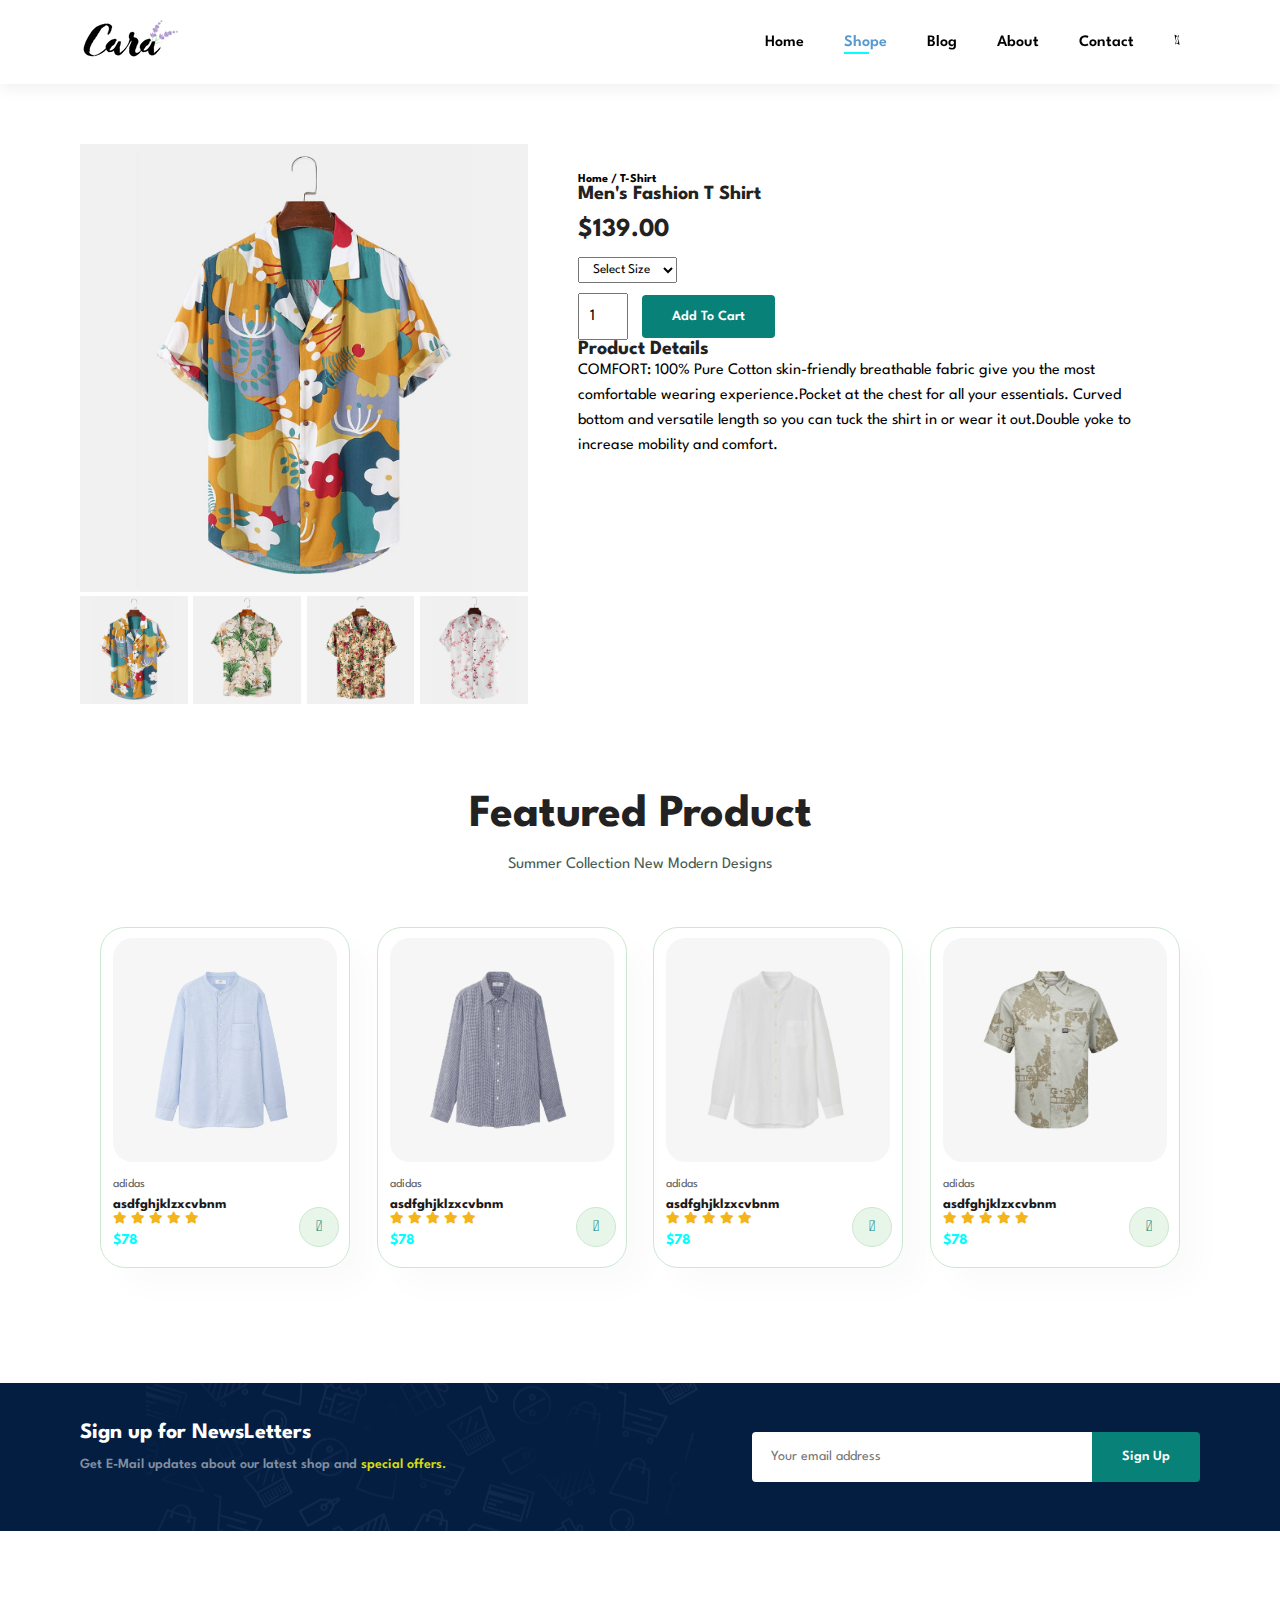
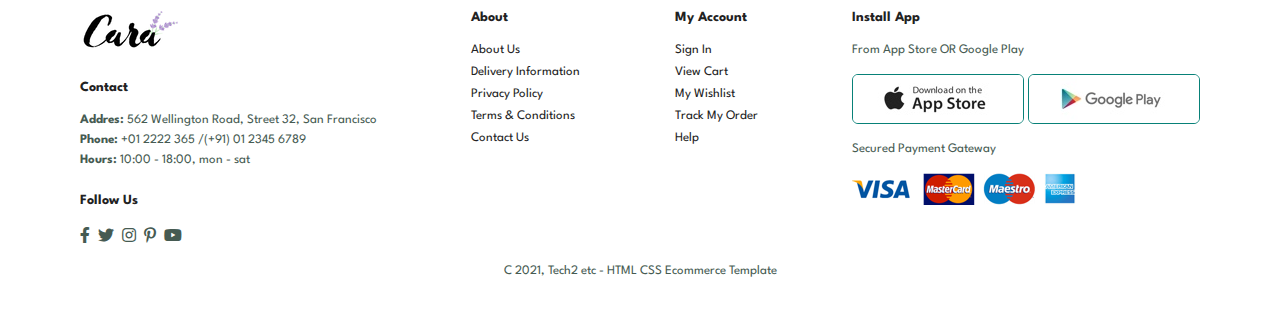
<file: sproduct.html>
<!DOCTYPE html>
<html lang="en">
<head>
    <meta charset="UTF-8">
    <meta http-equiv="X-UA-Compatible" content="IE=edge">
    <meta name="viewport" content="width=device-width, initial-scale=1.0">
    <title>Website for shopping</title>
    <link rel="stylesheet" href="https://pro.fontawesome.com/releases/v5.10.0/css/all.css" />
    <link rel="stylesheet" href="style.css">
</head>
<body>
    <section id="header">
        <a href="#"><img src="img/logo.png" class="logo" alt=" "></a>
        <div>
            <ul id="navbar">
                <li><a href="index.html">Home</a></li>
                <li><a class="active" href="shop.html">Shope</a></li>
                <li><a href="blog.html">Blog</a></li>
                <li><a href="about.html">About</a></li>
                <li><a href="contact.html">Contact</a></li>
                <li id="lg-bag"><a href="cart.html"><i class="fal fa-shopping-cart"></i></a></li>
                <a href="#" id="close"><i class="far fa-times"></i></a>
            </ul>
        </div>
        <div id="mobile">
            <a href="cart.html"><i class="fal fa-shopping-cart"></i></a>
            <i id="bar" class="fas fa-outdent"></i>
        </div>
    </section>

    <section id="prodetails" class="section-p1">
        <div class="single-pro-image">
            <img src="img/products/f1.jpg" width="100%" id="MainImg" alt="">
            <div class="small-img-group">
                <div class="small-img-col">
                    <img src="img/products/f1.jpg" width="100%" class="small-img" alt="">
                </div>
                <div class="small-img-col">
                    <img src="img/products/f2.jpg" width="100%" class="small-img" alt="">
                </div>
                <div class="small-img-col">
                    <img src="img/products/f3.jpg" width="100%" class="small-img" alt="">
                </div>
                <div class="small-img-col">
                    <img src="img/products/f4.jpg" width="100%" class="small-img" alt="">
                </div>
            </div>
        </div>

        <div class="single-pro-details">
            <h6>Home / T-Shirt</h6>
            <h4>Men's Fashion T Shirt</h4>
            <h2>$139.00</h2>
            <select>
                <option>Select Size</option>
                <option>XL</option>
                <option>XXL</option>
                <option>SMALL</option>
                <option>LARGE</option>
            </select>
            <input type="number" value="1">
            <button class="normal">Add To Cart</button>
            <h4>Product Details</h4>

                <span>COMFORT: 100% Pure Cotton skin-friendly breathable fabric give you the most
                      comfortable wearing experience.Pocket at the chest for all your essentials.
                      Curved bottom and versatile length so you can tuck the shirt in or wear
                      it out.Double yoke to increase mobility and comfort.</span>
        </div>
    </section>
    <section id="product1" class="section-p1">
        <h2>Featured Product</h2>
        <p> Summer Collection New Modern Designs</p>
        <div class="pro-container">
            <div class="pro">
                <img src="img/products/n1.jpg" alt="">
                <div class="des">
                    <span>adidas</span>
                    <h5>asdfghjklzxcvbnm</h5>
                <div class="star">
                    <i class="fas fa-star"></i>
                    <i class="fas fa-star"></i>
                    <i class="fas fa-star"></i>
                    <i class="fas fa-star"></i>
                    <i class="fas fa-star"></i>
                </div>
                <h4>$78</h4>
                </div>
                <a href="#"><i class="fal fa-shopping-cart cart"></i></a>
            </div>
                <div class="pro">
                    <img src="img/products/n2.jpg" alt="">
                    <div class="des">
                        <span>adidas</span>
                        <h5>asdfghjklzxcvbnm</h5>
                    <div class="star">
                        <i class="fas fa-star"></i>
                        <i class="fas fa-star"></i>
                        <i class="fas fa-star"></i>
                        <i class="fas fa-star"></i>
                        <i class="fas fa-star"></i>
                    </div>
                    <h4>$78</h4>
                    </div>
                    <a href="#"><i class="fal fa-shopping-cart cart"></i></a>
                </div>
                    <div class="pro">
                        <img src="img/products/n3.jpg" alt="">
                        <div class="des">
                            <span>adidas</span>
                            <h5>asdfghjklzxcvbnm</h5>
                        <div class="star">
                            <i class="fas fa-star"></i>
                            <i class="fas fa-star"></i>
                            <i class="fas fa-star"></i>
                            <i class="fas fa-star"></i>
                            <i class="fas fa-star"></i>
                        </div>
                        <h4>$78</h4>
                        </div>
                        <a href="#"><i class="fal fa-shopping-cart cart"></i></a>
                    </div>
                        <div class="pro">
                            <img src="img/products/n4.jpg" alt="">
                            <div class="des">
                                <span>adidas</span>
                                <h5>asdfghjklzxcvbnm</h5>
                            <div class="star">
                                <i class="fas fa-star"></i>
                                <i class="fas fa-star"></i>
                                <i class="fas fa-star"></i>
                                <i class="fas fa-star"></i>
                                <i class="fas fa-star"></i>
                            </div>
                            <h4>$78</h4>
                            </div>
                            <a href="#"><i class="fal fa-shopping-cart cart"></i></a>
                        </div>
        </div>
    </section>

    <section id="newsletter" class="section-p1 section-m1">
        <div id="newstext">
            <h4>Sign up for NewsLetters</h4>
            <p>Get E-Mail updates about our latest shop and <span>special offers.</span></p>
        </div>
        <div class="form">
            <input type="text" placeholder="Your email address">
            <button class="normal">Sign Up</button>
        </div>
    </section>

    
    <footer class="section-p1">
        <div class="col">
            <img class="logo" src="img/logo.png" alt="">
            <h4>Contact</h4>
            <p><strong>Addres:</strong> 562 Wellington Road, Street 32, San Francisco</p>
            <p><strong>Phone:</strong> +01 2222 365 /(+91) 01 2345 6789</p>
            <p><strong>Hours:</strong> 10:00 - 18:00, mon - sat</p>

            <div class="follow">
                <h4>Follow Us</h4>
                <div class="icon">
                    <i class="fab fa-facebook-f"></i>
                    <i class="fab fa-twitter"></i>
                    <i class="fab fa-instagram"></i>
                    <i class="fab fa-pinterest-p"></i>
                    <i class="fab fa-youtube"></i>
                </div>
            </div>
        </div>

        <div class="col">
            <h4>About</h4>
            <a href="#">About Us</a>
            <a href="#">Delivery Information</a>
            <a href="#">Privacy Policy</a>
            <a href="#">Terms & Conditions</a>
            <a href="#">Contact Us</a>
        </div>

        <div class="col">
            <h4>My Account</h4>
            <a href="#">Sign In</a>
            <a href="#">View Cart</a>
            <a href="#">My Wishlist</a>
            <a href="#">Track My Order</a>
            <a href="#">Help</a>
        </div>

        <div class="col install">
            <h4>Install App</h4>
            <p>From App Store OR Google Play</p>
            <div class="row">
                <img src="img/pay/app.jpg" alt="">
                <img src="img/pay/play.jpg" alt="">
            </div>
            <p>Secured Payment Gateway</p>
            <img src="img/pay/pay.png" alt="">
        </div>

        <div class="copyright">
            <p>C 2021, Tech2 etc - HTML CSS Ecommerce Template</p>
        </div>
    </footer>

    <script>
        var MainImg = document.getElementById("MainImg");
        var smallimg = document.getElementsByClassName("small-img");

        smallimg[0].onclick = function(){
            MainImg.src = smallimg[0].src;
        }
        smallimg[1].onclick = function(){
            MainImg.src = smallimg[1].src;
        }
        smallimg[2].onclick = function(){
            MainImg.src = smallimg[2].src;
        }
        smallimg[3].onclick = function(){
            MainImg.src = smallimg[3].src;
        }
    </script>

    <script src="script.js"></script>
</body>
</html>
</file>
<file: style.css>
@import url("https://fonts.googleapis.com/css2?family=Spartan:wght@100;200;300;400;500;600;700;800;900&display=swap");
* {
  margin: 0;
  padding: 0;
  box-sizing: border-box;
  font-family: "Spartan", sans-serif;
}

html {
  scroll-behavior: smooth;
}

/* Global Styles */

h1 {
  font-size: 50px;
  line-height: 64px;
  color: #222;
}

h2 {
  font-size: 46px;
  line-height: 54px;
  color: #222;
}

h4 {
  font-size: 20px;
  color: #222;
}

h6 {
  font-weight: 700;
  font-size: 12px;
}



p {
  font-size: 16px;
  color: #465b52;
  margin: 15px 0 20px 0;
}

.section-p1 {
  padding: 40px 80px;
}

.section-m1 {
  margin: 40px 0;
}

/* index file */

button.normal{
  font-size: 14px;
  font-weight: 600;
  padding: 15px 30px;
  color: #000;
  background-color: #cce7d0;
  border-radius: 4px;
  cursor: pointer;
  border: none;
  outline: none;
  transition: 0.2s;
}

button.white{
  font-size: 13px;
  font-weight: 600;
  padding: 11px 18px;
  color: #ffffff;
  background-color: transparent;
  cursor: pointer;
  border: 1px solid #ffffff;
  outline: none;
  transition: 0.2s;
}

body {
  width: 100%;
}

#header{
  display:flex;
  align-items: center;
  justify-content: space-between;
  padding: 20px 80px;
  background: white;
  box-shadow: 0 5px 15px rgba(0, 0, 0, 0.06);
  z-index: 999;
  position: sticky;
  top: 0;
  left: 0;
}

#navbar{
  display: flex;
  align-items: center;
  justify-content: center;
}

#navbar li{
  list-style: none;
  padding: 0 20px;
  position: relative;
}

#navbar li a{
  text-decoration: none;
  font-size: 16px;
  font-weight: 600;
  color: #000;
  transition: 0.3s ease;
}

#navbar li a:hover,
#navbar li a.active {
  color: rgb(89, 153, 208);
}

#navbar li a.active::after,
#navbar li a:hover::after {
  content: "";
  width: 30%;
  height: 2px;
  background-color: aqua;
  position: absolute;
  bottom: -4px;
  left: 20px;
}

#mobile{
  display: none;
  align-items: center;
}

#close{
  display: none;
}

#hero{
  background-image: url("img/hero4.png");
  height: 90vh;
  width: 100%;
  background-size: cover;
  background-position: top 25% right 0;
  padding: 0 80px;
  display: flex;
  flex-direction: column;
  align-items: flex-start;
  justify-content: center;
}

#hero h4{
  padding: 15px;

}

#hero h1 {
  color: blue;
}

#hero button{
  background-image: url("img/button.png");
  background-color: transparent;
  color: antiquewhite;
  border: 0;
  padding: 14px 80px 14px 65px;
  background-repeat: no-repeat;
  cursor: pointer;
  font-weight: 700;
  font-size: 15px;
}

#feature{
  display: flex;
  align-items: center;
  justify-content: space-between;
  flex-wrap: wrap;
}

#feature .fe-box{
  width: 180px;
  text-align: center;
  padding: 25px 15px;
  box-shadow: 20px 20px 34px rgba(0, 0, 0, 0.03);
  border: 1px solid cadetblue;
  border-radius: 4px;
  margin: 15px 0;
}

#feature .fe-box img{
  width: 100%;
  margin-bottom: 10px;
}

#feature .fe-box:hover{
  box-shadow:10px 10px 54px rgba(70, 62, 221, 0.1);
}

#feature .fe-box h6{
  display: inline-block;
  padding: 9px 8px 6px 8px;
  line-height: 1;
  border-radius: 4px;
  color: chartreuse;
  background-color: cornsilk;
}

#feature .fe-box:nth-child(2) h6{
  background-color: aquamarine;
}
#feature .fe-box:nth-child(3) h6{
  background-color: rgb(107, 95, 153);
}
#feature .fe-box:nth-child(4) h6{
  background-color: rgb(173, 125, 69);
}
#feature .fe-box:nth-child(5) h6{
  background-color: rgb(159, 73, 107);
}
#feature .fe-box:nth-child(6) h6{
  background-color: rgb(214, 180, 209);
}

#product1{
  text-align: center;
}

#product1 .pro-container {
  display: flex;
  justify-content: space-between;
  padding: 20px;
  flex-wrap: wrap;
}

#product1 .pro{
  width: 23%;
  min-width: 250px;
  padding: 10px 12px;
  border: 1px solid #cce7d0;
  border-radius: 25px;
  cursor: pointer;
  box-shadow: 20px 20px 30px rgba(0, 0, 0, 0.02);
  margin: 15px 0;
  transition: 0.2s ease;
  position: relative;
}



#product1 .pro:hover{
  box-shadow: 20px 20px 30px rgba(0, 0, 0, 0.06);
}

#product1 .pro img{
  width: 100%;
  border-radius: 20px;
}

#product1 .pro .des{
  text-align: start;
  padding: 10px 0;
}

#product1 .pro .des span{
  color: #606063;
  font-size: 12px;
}

#product1 .pro .des h5{
  padding-top: 7px;
  color: #1a1a1a;
  font-size: 14px;
}

#product1 .pro .des i{
  font-size: 12px;
  color: rgb(243, 181, 25);
}

#product1 .pro .des h4{
  padding-top: 7px;
  font-size: 15px;
  font-weight: 700;
  color: aqua;
}

#product1 .pro .cart{
  width: 40px;
  height: 40px;
  line-height: 40px;
  border-radius: 50px;
  background-color: #e8f6ea;
  font-weight: 500;
  color: #088178;
  border: 1px solid #cce7d0;
  position: absolute;
  bottom: 20px;
  right: 10px;
}


#banner{
  display: flex;
  flex-direction: column;
  justify-content: center;
  align-items: center;
  text-align: center;
  background-image: url("img/banner/b2.jpg");
  width: 100%;
  height: 40vh;
  background-size: cover;
  background-position: center;
}

#banner h4{
  color: #9b986d;
  font-size: 16px;
}

#banner h2{
  color: #daa5a5;
  font-size: 30px;
  padding: 10px 0;
}

#banner h2 span{
  color: #ff0000;
}

#banner button:hover{
  background-color: aquamarine;
  color: #c0d2d9;
}

#sm-banner {
  display: flex;
  justify-content: space-between;
  flex-wrap: wrap;
}

#sm-banner .banner-box {
  display: flex;
  flex-direction: column;
  justify-content: center;
  align-items: flex-start;
  background-image: url("img/banner/b17.jpg");
  min-width: 580px;
  height: 50vh;
  background-size: cover;
  background-position: center;
  padding: 30px;
}

#sm-banner .banner-box2{
  background-image: url("img/banner/b10.jpg");

}

#sm-banner h4{
  color: white;
  font-size: 20px;
  font-weight: 300;
}

#sm-banner h2{
  color: white;
  font-size: 28px;
  font-weight: 800;
}

#sm-banner span{
  color: white;
  font-size: 14px;
  font-weight: 500;
  padding-bottom: 15px;
}

#sm-banner .banner-box:hover button{
  background: #088178;
  border: 1px solid #088178;
}

#banner3 {
  display: flex;
  justify-content: space-between;
  flex-wrap: wrap;
  padding: 0 80px;
}

#banner3 .banner-box{
  display: flex;
  flex-direction: column;
  justify-content: center;
  align-items: flex-start;
  background-image: url("img/banner/b7.jpg");
  min-width: 30%;
  height: 30vh;
  background-size: cover;
  background-position: center;
  padding: 20px;
  margin-bottom: 20px;
}

#banner3 .banner-box2{
  background-image: url("img/banner/b4.jpg");
}

#banner3 .banner-box3{
  background-image: url("img/banner/b18.jpg");
}

#banner3 h2{
  color: #fff;
  font-weight: 900;
  font-size: 15px;
}

#banner3 h3{
  color: #eb4848;
  font-weight: 800;
  font-size: 15px;
}


#newsletter{
  display: flex;
  justify-content: space-between;
  flex-wrap: wrap;
  align-items: center;
  background-image: url("img/banner/b14.png");
  background-repeat: no-repeat;
  background-position: 20% 30%;
  background-color: #041e42;
}

#newsletter h4{
  font-size: 22px;
  font-weight: 700;
  color: #fff;
}

#newsletter p{
  font-size: 14px;
  font-weight: 600;
  color: #818ea0;
}
#newsletter p span{
  color: #d7da0f;
}

#newsletter .form{
  display: flex;
  width: 40%;
}

#newsletter input{
  height: 3.125rem;
  padding: 0 1.25em;
  font-size: 14px;
  width: 100%;
  border: 1px solid transparent;
  border-radius: 4px;
  outline: none;
  border-top-right-radius: 0;
  border-bottom-right-radius: 0;

}

#newsletter button{
  background-color: #088178;
  color: #fff;
  white-space: nowrap;
  border-top-left-radius: 0;
  border-bottom-left-radius: 0;
}

footer{
  display: flex;
  flex-wrap: wrap;
  justify-content: space-between;
}

footer .col{
  display: flex;
  flex-direction: column;
  align-items: flex-start;
  margin-bottom: 20px;
}

footer .logo{
  margin-bottom: 30px;
}
footer h4 {
  font-size: 14px;
  padding-bottom: 20px;
}

footer p {
  font-size: 13px;
  margin: 0 0 8px 0;
}

footer a {
  font-size: 13px;
  text-decoration: none;
  color: #222;
  margin-bottom: 10px;
}

footer .follow{
  margin-top: 20px;
}

footer .follow i {
  color: #465b52;
  padding-right: 4px;
  cursor: pointer;
}

footer .install .row img {
  border: 1px solid #088178;
  border-radius: 6px;
}

footer .install img {
  margin: 10px 0 15px 0;
}

footer .follow i:hover,
footer a:hover{
  color: #088178;
}

footer .copyright{
  width: 100%;
  text-align: center;
}

/* shop page */

#page-header{
  background-image: url("img/banner/b1.jpg");
  width: 100%;
  height: 40vh;
  background-size: cover;
  display: flex;
  justify-content: center;
  text-align: center;
  flex-direction: column;
  padding: 14%;
}

#page-header h2,
#page-header p{
  color: #fff;
}

#pagination{
  text-align: center;
}

#pagination a{
  text-decoration: none;
  background-color: #088178;
  padding: 15px 20px;
  border-radius: 4px;
  color: #fff;
  font-weight: 600;
}

#pagination a i{
  font-size: 16px;
  font-weight: 600;
}

/* single product */

#prodetails{
  display: flex;
  margin-top: 20px;
}

#prodetails .single-pro-image {
  width: 40%;
  margin-right: 50px;
}

.small-img-group{
  display: flex;
  justify-content: space-between;
}

.small-img-col{
  flex-basis: 24%;
  cursor: pointer;
}

#prodetails .single-pro-details {
  width: 50%;
  padding-top: 30px;
}

#prodetails .single-pro-details h4 {
  padding-top: 40px 0 20px 0;
}
#prodetails .single-pro-details h2 {
  font-size: 26px;
}

#prodetails .single-pro-details select{
  display: block;
  padding: 5px 10px;
  margin-bottom: 10px;
}

#prodetails .single-pro-details input{
  width: 50px;
  height: 47px;
  padding-left: 10px;
  font-size: 16px;
  margin-right: 10px;
}

#prodetails .single-pro-details button{
  background-color: #088178;
  color: #fff;
}

#prodetails .single-pro-details input:focus {
  outline: none;
}

#prodetails .single-pro-details span{
  line-height: 25px;
}


/* blog page */
#page-header.blog-header{
  background-image: url("img/banner/b19.jpg");
}

#blog{
  padding: 150px 150px 0 150px;
}

#blog .blog-box{
  display: flex;
  align-items: center;
  width: 100%;
  position: relative;
  padding-bottom: 90px;
}

#blog .blog-img{
  width: 50%;
  margin-right: 40px;
}

#blog img{
  width: 100%;
  height: 300px;
  object-fit: cover;
}

#blog .blog-details{
  width: 50%;
}

#blog .blog-details a{
  text-decoration: none;
  font-size: 11px;
  color: #000;
  font-weight: 700;
  position: relative;
  transition: 0.3s;
}

#blog .blog-details a::after{
  content: "";
  width: 50px;
  height: 1px;
  background-color: #000;
  position: absolute;
  top: 4px;
  right: -60px;
}

#blog .blog-details a:hover{
  color: #088178;
}

#blog .blog-details a:hover::after{
  background-color: #088178;
}

#blog .blog-box h1{
  position: absolute;
  top: -40px;
  left: 0;
  font-size: 70px;
  font-weight: 700;
  color: #c9cbce;
  z-index: -9;
}

/* about page */
#page-header.about-header{
  background-image: url(img/about/banner.png);
}

#about-head{
  display: flex;
  align-items: center;
}

#about-head img{
  width: 50%;
  height: auto;
}

#about-head div{
  padding-left: 40px;
}

#about-app{
  text-align: center;
}

#about-app .video{
  width: 70%;
  height: 100%;
  margin: 30px auto 0 auto;
}
#about-app .video video{
  width: 100%;
  height: 100%;
  border-radius: 20px;
}

/* contact page */
#contact-details{
  display: flex;
  align-items: center;
  justify-content: space-between;
}

#contact-details .details{
  width: 40%;
}

#contact-details .details span,
#form-details form span{
  font-size: 12px;
}

#contact-details .details h2,
#form-details form h2{
  font-size: 26px;
  line-height: 35px;
  padding: 20px 0;
}

#contact-details .details h3{
  font-size: 16px;
  padding-bottom: 15px;
}

#contact-details .details li{
  list-style: none;
  display: flex;
  padding: 10px 0;
}

#contact-details .details li i{
  font-size: 14px;
  padding-right: 22px;
}

#contact-details .details li p{
  margin: 0;
  font-size: 14px;
}

#contact-details .map{
  width: 55%;
  height: 400px;
}

#contact-details .map iframe{
  width: 100%;
  height: 100%;
}

#form-details{
  display: flex;
  justify-content: space-between;
  margin: 30px;
  padding: 80px;
  border: 1px solid #e1e1e1;

}

#form-details form{
  width: 65%;
  display: flex;
  flex-direction: column;
  align-items: flex-start;
}

#form-details form input,
#form-details form textarea{
  width: 100%;
  padding: 12px 15px;
  outline: none;
  margin-bottom: 20px;
  border: 1px solid #e1e1e1;
}

#form-details form button{
  background-color: #088178;
  color: #fff;
}
#form-details .people div{
  padding-bottom: 25px;
  display: flex;
  align-items: flex-start;
}

#form-details .people div img{
  width: 65px;
  height: 65px;
  object-fit: cover;
  margin-right: 15px;
}

#form-details .people div p{
  margin: 0;
  font-size: 13px;
  line-height: 25px;
}

#form-details .people div p span{
  display: block;
  font-size: 16px;
  font-weight: 600;
  color: #000;
}

/* Cart page */
#cart {
  overflow-x: auto;
}
#cart table{
  width: 100%;
  border-collapse: collapse;
  table-layout: fixed;
  white-space: nowrap;
}

#cart table img{
  width: 70px;
}

#cart table td:nth-child(1){
  width: 100%;
  text-align: center;
}
#cart table td:nth-child(2){
  width: 150%;
  text-align: center;
}
#cart table td:nth-child(3){
  width: 250%;
  text-align: center;
}
#cart table td:nth-child(4),
#cart table td:nth-child(5),
#cart table td:nth-child(6){
  width: 150%;
  text-align: center;
}

#cart table td:nth-child(5) input{
  width: 70px;
  padding: 10px 5px 10px 15px;
}

#cart table thead{
  border: 1px solid #e2e9e1;
  border-left: none;
  border-right: none;
}

#cart table thead td{
  font-weight: 700;
  text-transform: uppercase;
  font-size: 13px;
  padding: 18px 0;
}

#cart table tbody tr td{
  padding-top: 15px;
}

#cart table tbody td{
  font-size: 13px;
}

#cart-add{
  display: flex;
  flex-wrap: wrap;
  justify-content: space-between;
}

#coupon{
  width: 50%;
  margin-bottom: 30px;
}

#coupon h3,
#subtotal h3{
  padding-bottom: 15px;
}

#coupon input{
  padding: 10px 20px;
  outline: none;
  width: 60%;
  margin-right: 10px;
  border: 1px solid #e2e9e1;
}

#coupon button,
#subtotal button{
  background-color: #088178;
  color: #fff;
  padding: 12px 20px;
}

#subtotal{
  width: 50%;
  margin-bottom: 30px;
  border: 1px solid #e2e9e1;
  padding: 30px;
}

#subtotal table{
  border-collapse: collapse;
  width: 100%;
  margin-bottom: 20px;
}

#subtotal table td{
  width: 50%;
  border: 1px solid #e2e9e1;
  padding: 10px;
  font-size: 13px;
}



@media (max-width:799px) {
    .section-p1 {
      padding: 40px 40px;
  }
    #navbar {
      display: flex;
      flex-direction: column;
      align-items: flex-start;
      justify-content: flex-start;
      position: fixed;
      top: 0;
      right: -300px;
      height: 100vh;
      width: 300px;
      background-color: #e3e6f3;
      box-shadow: 0 40px 60px rgba(0, 0, 0, 0.01);
      padding: 80px 0 010px;
      transition: 0.3s;
  }

  #navbar.active{
    right: 0px;
  }

  #navbar li{
    margin-bottom: 25px;
  }

  #mobile{
    display: flex;
    align-items: center;
  }

  #mobile i{
    color: #041e42;
    font-size: 24px;
    padding-left: 20px;
  }
    

  #close{
    display: initial;
    position: absolute;
    top: 30px;
    left: 30px;
    color: #222;
    font-size: 24px;
  }
  #lg-bag{
    display: none;
  }

  #hero {
    height: 70vh;
    padding: 0 80px;
    background-position: top 30% right 30%;
  }

  #feature {
    justify-content: center;
  }
  #feature .fe-box {
    margin: 15px 15px;
  }

  #product1 .pro-container {
    justify-content: center;
  }

  #product1 .pro {
    margin: 15px;
  }

  #banner {
    height: 20vh;
  }

  #sm-banner .banner-box {
    min-width: 100%;
    height: 30vh;
    padding: 30px;
  }
  #banner3 {
    padding: 0 40px;
  }
  #banner3 .banner-box {
  width: 28%;
  }
  #newsletter .form {
    width: 70%;
  }

  /* contact page */
  #form-details {
    padding: 40px;
}
#form-details form {
  width: 50%;
}
}



@media (max-width: 477px) {
    .section-p1 {
      padding: 20px;
  }
    #header {
      padding: 10px 30px;
  }
  #hero {
    padding: 0 20px;
    background-position: 55%;
  }
  h1 {
    font-size: 38px;
  }
  h2 {
    font-size: 32px;
  }
  #feature .fe-box {
    width: 155px;
    margin: 0 0 15px 0;
  }
  #feature {
    justify-content: space-between;
  }
  #product1 .pro {
    width: 100%;
  }
  #banner {
    height: 40vh;
  }
  #sm-banner .banner-box {
    height: 40vh;
  }
  #sm-banner .banner-box2 {
    margin-top: 20px;
  }
  #banner3 {
    padding: 0 20px;
  }
  #banner3 .banner-box {
    width: 100%;
  }
  #newsletter {
    padding: 40px 20px;
  }
  #newsletter .form {
    width: 100%;
  }
  footer .copyright {
    text-align: start;
  }

  #prodetails {
    display: flex;
    flex-direction: column;
  }
  #prodetails .single-pro-image {
    width: 100%;
    margin-right: 0px;
  }
  #prodetails .single-pro-details {
    width: 100%;
  }
  /* blog page */
  #blog {
    padding: 100px 20px 0 20px;
}
  #blog .blog-box {
    display: flex;
    flex-direction: column;
    align-items: flex-start;
}
#blog .blog-img {
  width: 100%;
  margin-right: 0px;
  margin-bottom: 30px;
}
#blog .blog-details {
  width: 100%;
}
/* about page */
#about-head {
  flex-direction: column;
}
#about-head img {
  width: 100%;
  margin-bottom: 20px;
}
#about-head div {
  padding-left: 0px;
}
#about-app .video {
  width: 100%;
}

/* contact page */
#contact-details {
  flex-direction: column;
}
#contact-details .details {
  width: 100%;
  margin-bottom: 30px;
}
#contact-details .map {
  width: 100%;
}
#form-details {
  margin: 30px;
  padding: 30px 10px;
  flex-wrap: wrap;
}
#form-details form {
  width: 100%;
  margin-bottom: 30px;
}
/* cart page */
#cart-add {
  flex-direction: column;
}
#coupon {
  width: 100%;
}
#subtotal {
  width: 100%;
  padding: 20px;
}
#cart table {
  table-layout: auto;
}
}
</file>
